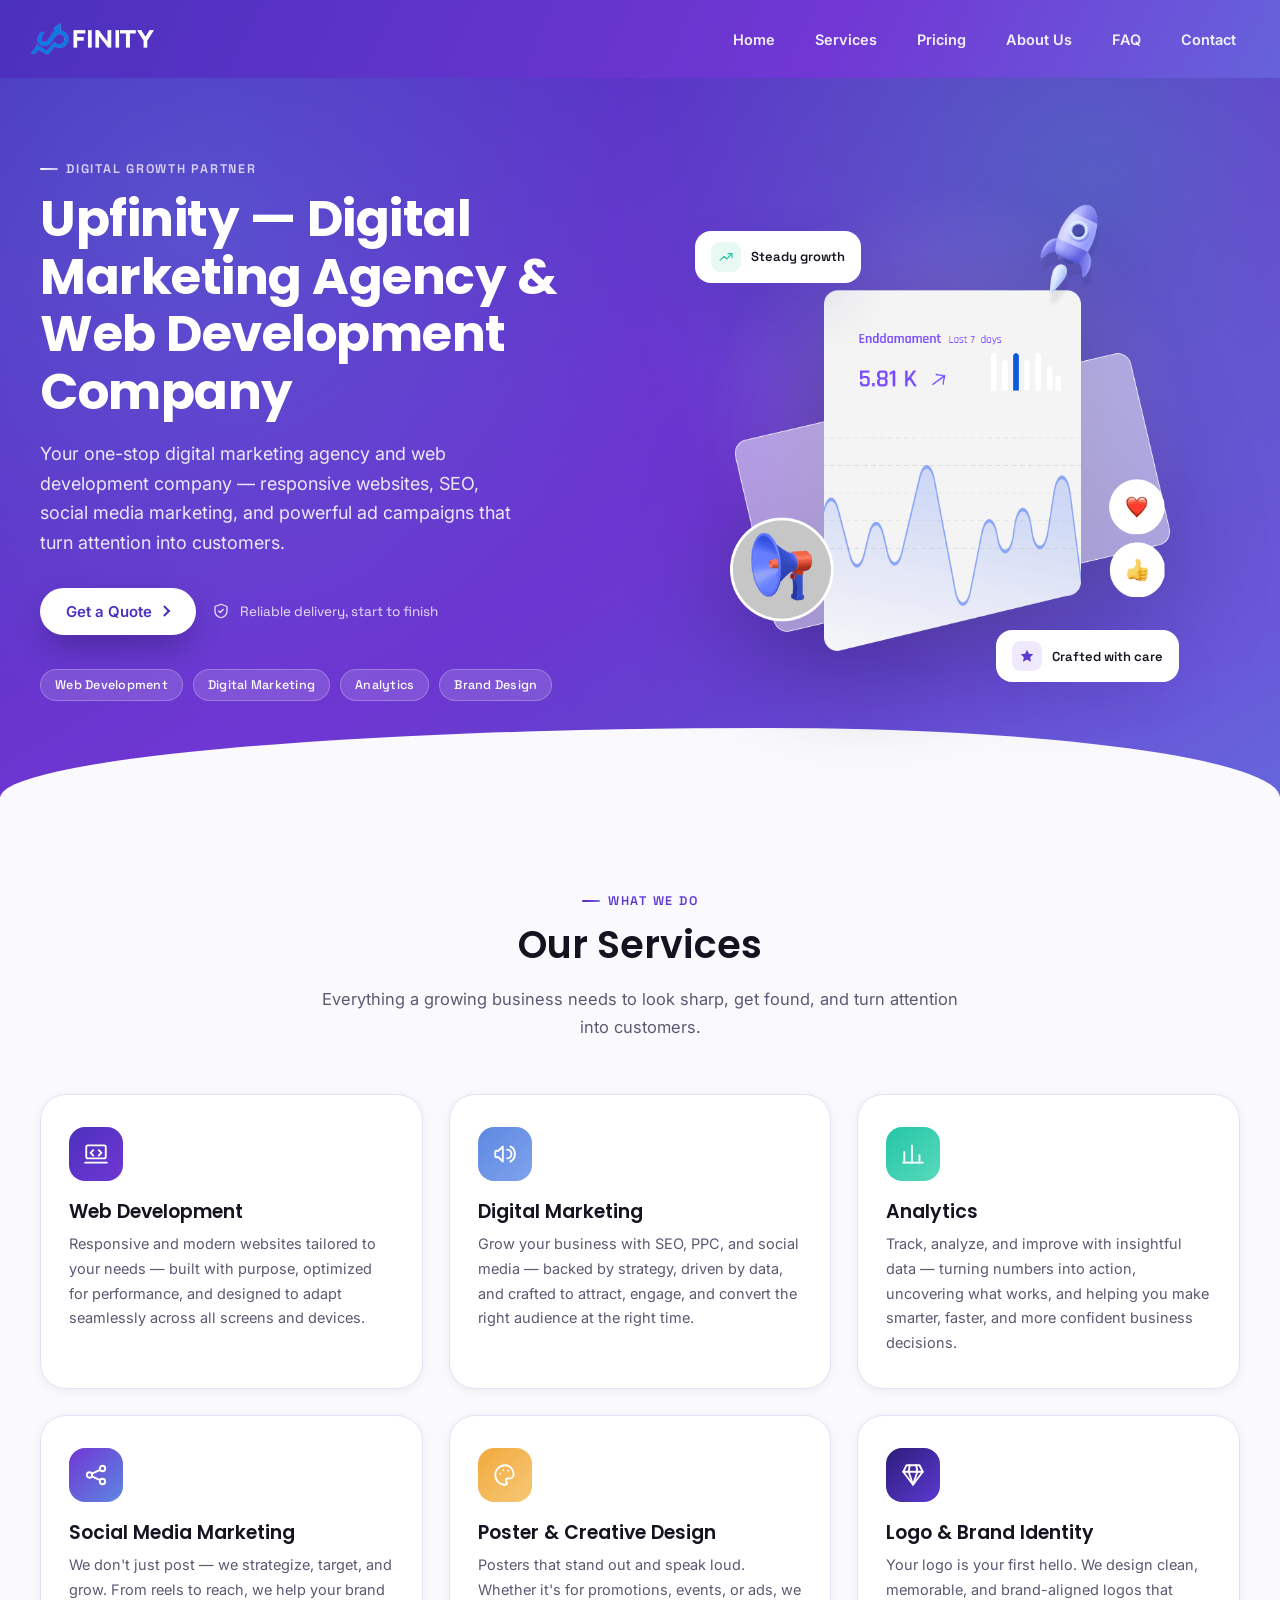
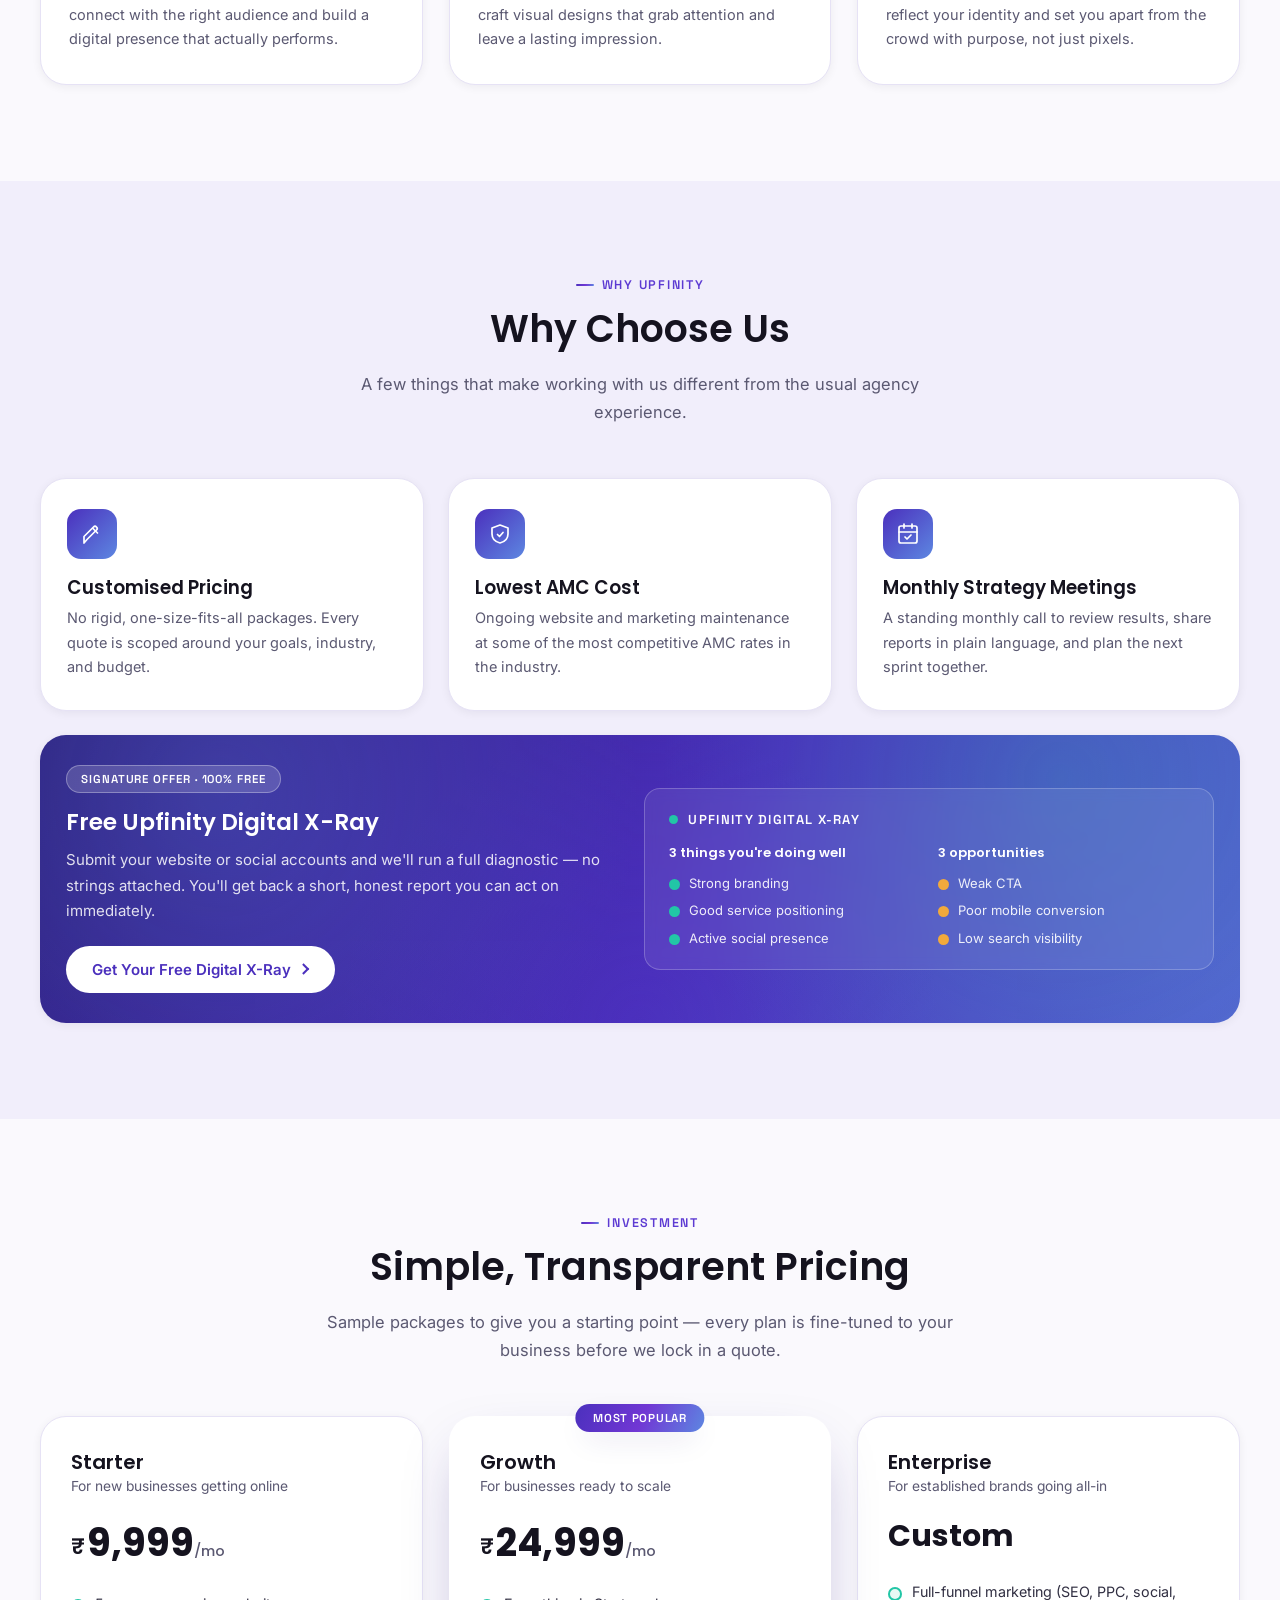
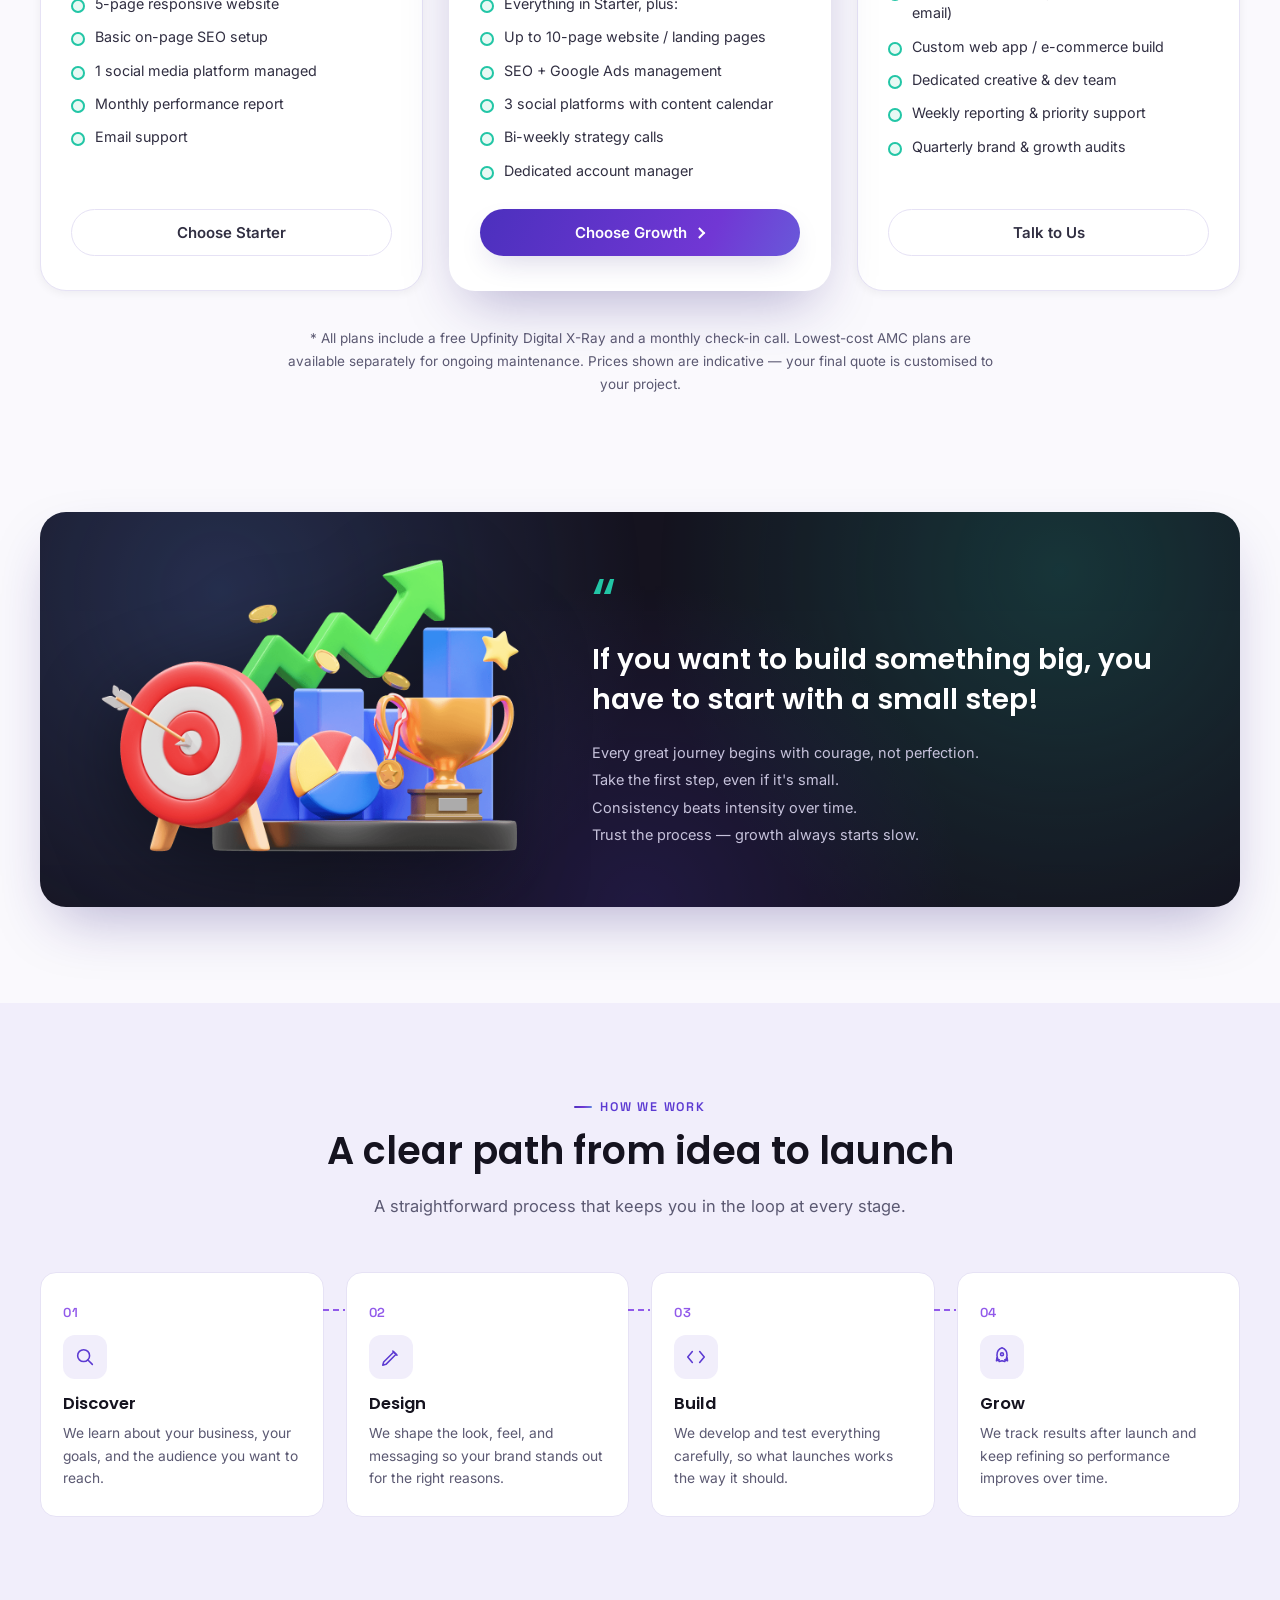
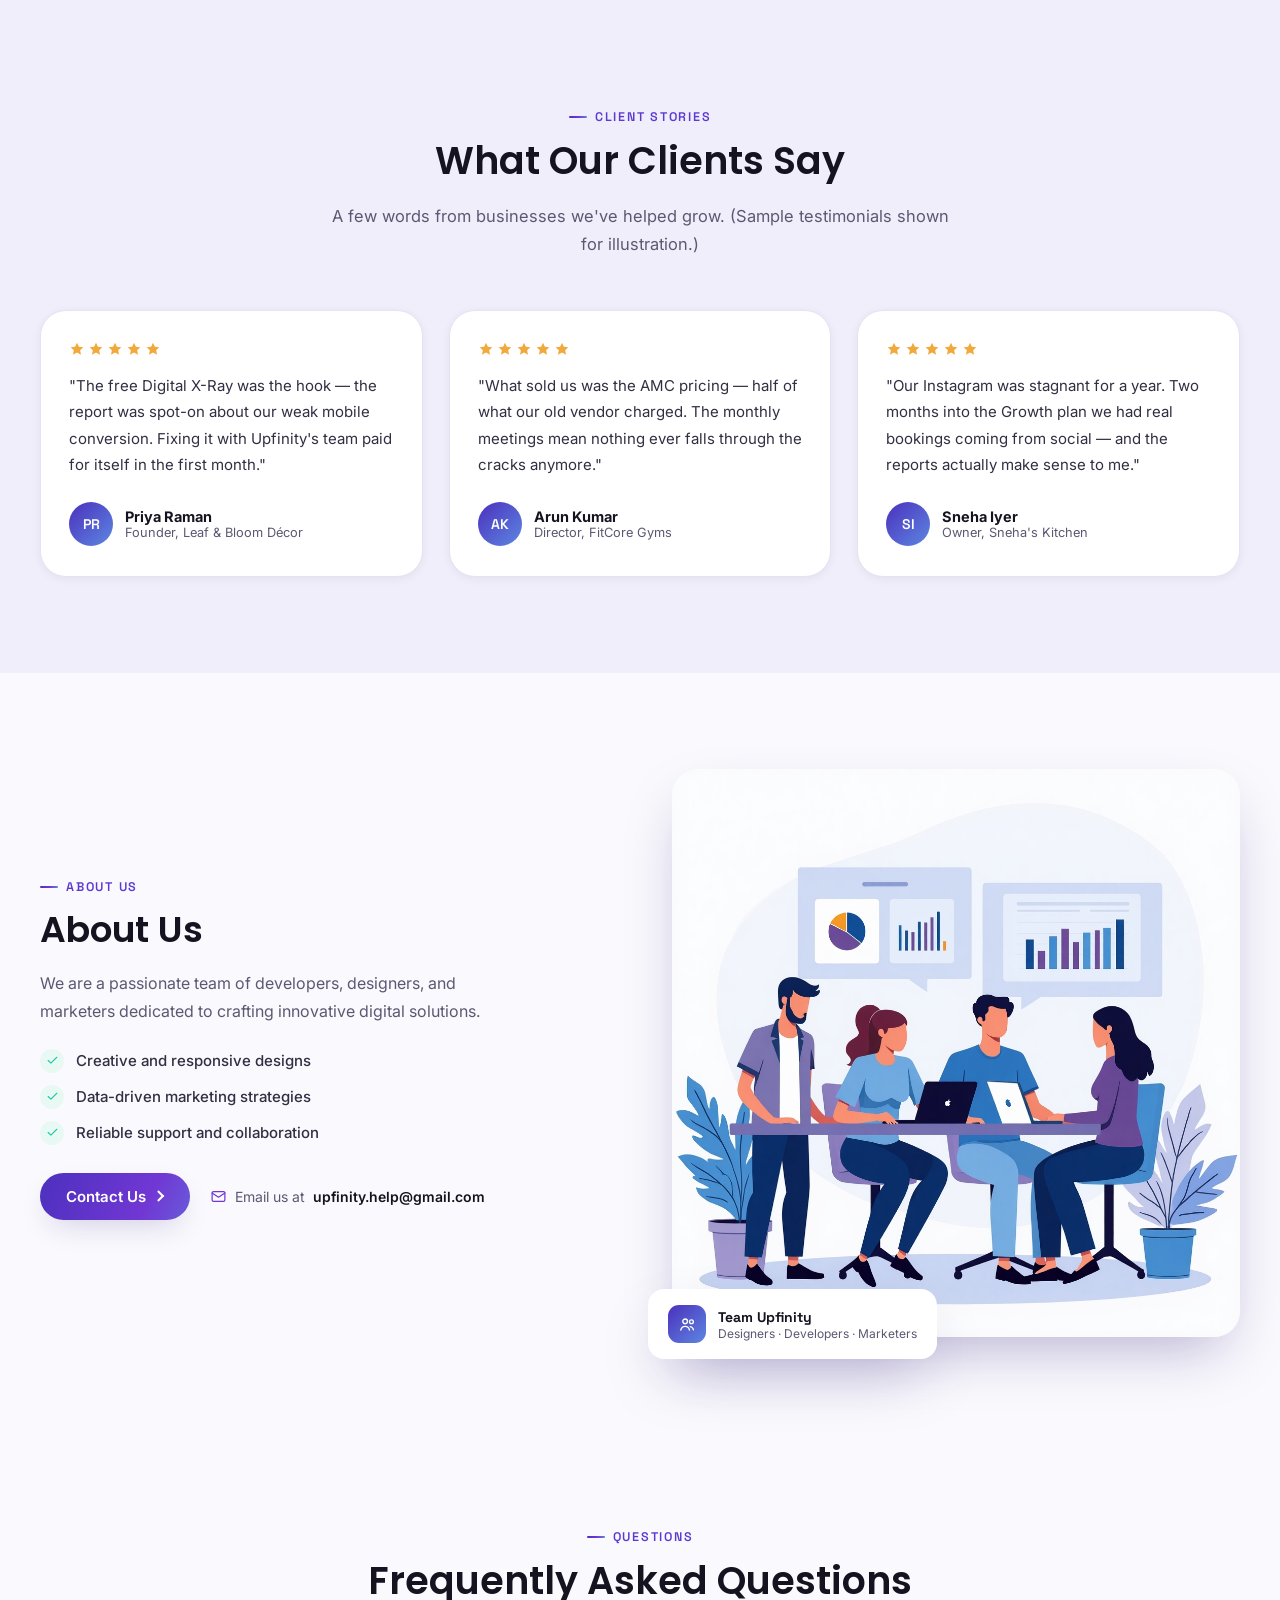
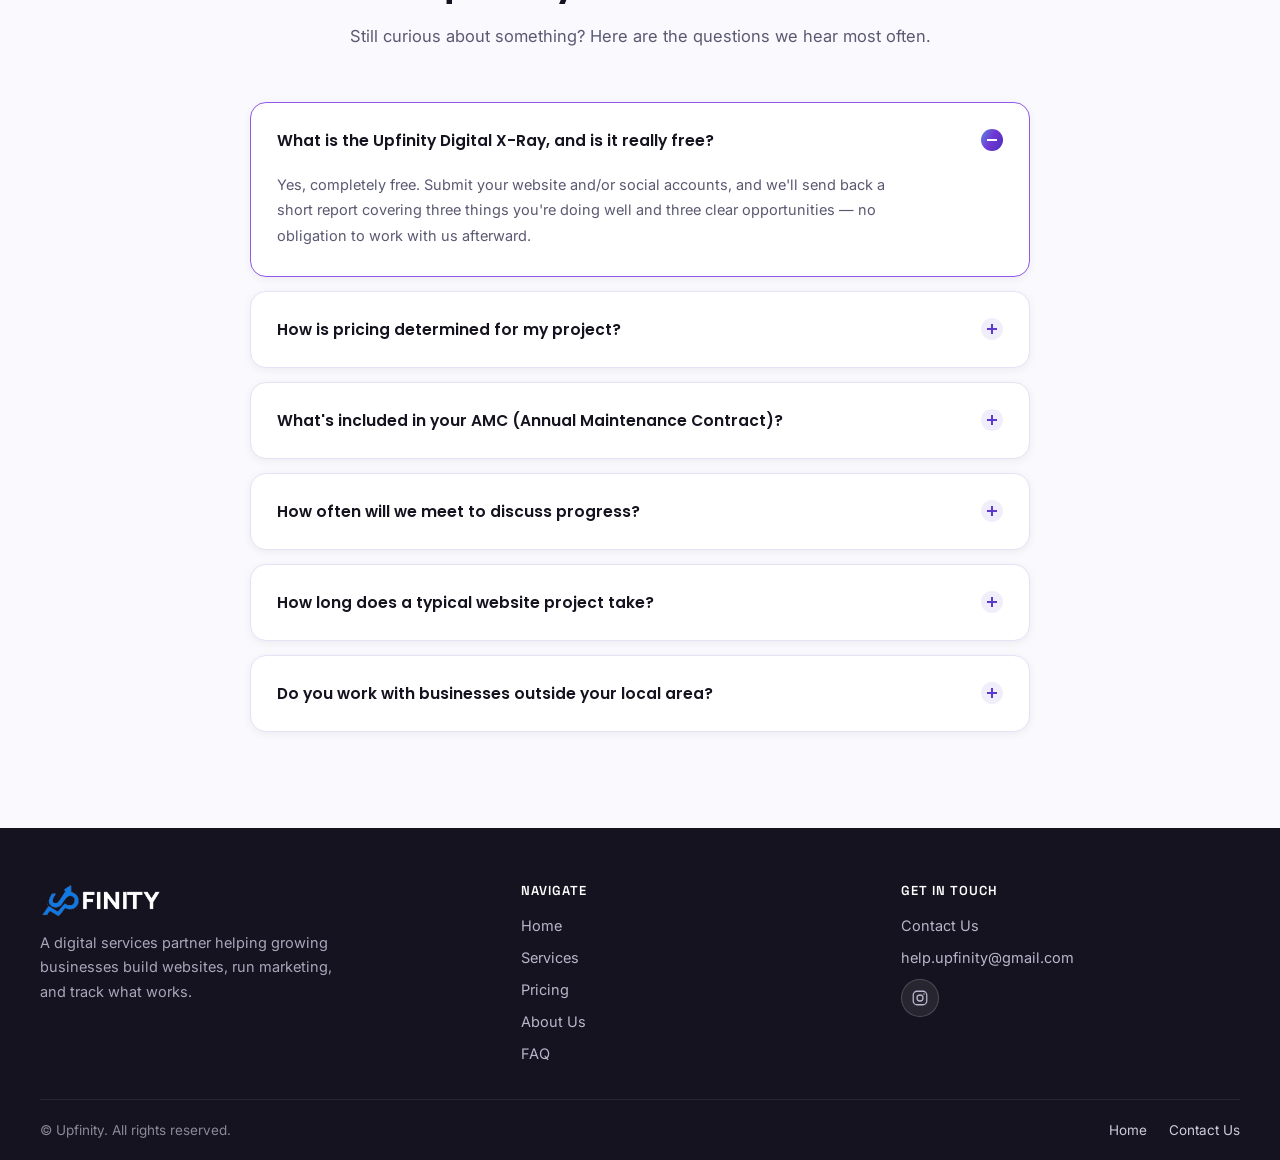
<file: index.html>
<!DOCTYPE html>
<html lang="en">

<head>
  <meta charset="UTF-8" />
  <meta name="viewport" content="width=device-width, initial-scale=1.0" />
  <title>Upfinity | Digital Marketing Agency &amp; Web Development Company in India</title>
  <meta name="description" content="Upfinity is a digital marketing agency and web development company in India offering affordable website design, SEO services, social media marketing, and brand design — plus a free Digital X-Ray audit and the lowest AMC costs." />
  <meta name="keywords" content="digital marketing agency, digital marketing agency in India, web development company, website design company, affordable digital marketing agency, SEO services, SEO company India, social media marketing agency, PPC management, Google Ads agency, brand identity design, logo design company, poster and creative design, small business website design, website AMC services, annual maintenance contract website, free website audit, free digital marketing consultation, ecommerce website development, responsive website design, digital growth partner, Upfinity" />
  <meta name="author" content="Upfinity" />
  <meta name="robots" content="index, follow" />
  <meta name="theme-color" content="#4b30bd" />
  <link rel="canonical" href="https://upfinityteam.netlify.app/" />

  <!-- Open Graph / Facebook -->
  <meta property="og:type" content="website" />
  <meta property="og:site_name" content="Upfinity" />
  <meta property="og:url" content="https://upfinityteam.netlify.app/" />
  <meta property="og:title" content="Upfinity | Digital Marketing Agency &amp; Web Development Company in India" />
  <meta property="og:description" content="Websites, SEO, social media marketing, and brand design for growing businesses — with customised pricing, the lowest AMC costs, and a free Upfinity Digital X-Ray audit." />
  <meta property="og:image" content="https://upfinityteam.netlify.app/images/banner-img.png" />
  <meta property="og:locale" content="en_IN" />

  <!-- Twitter -->
  <meta name="twitter:card" content="summary_large_image" />
  <meta name="twitter:title" content="Upfinity | Digital Marketing Agency &amp; Web Development Company in India" />
  <meta name="twitter:description" content="Websites, SEO, social media marketing, and brand design for growing businesses — with customised pricing, the lowest AMC costs, and a free Upfinity Digital X-Ray audit." />
  <meta name="twitter:image" content="https://upfinityteam.netlify.app/images/banner-img.png" />

  <link rel="preconnect" href="https://fonts.googleapis.com">
  <link rel="preconnect" href="https://fonts.gstatic.com" crossorigin>
  <link href="https://fonts.googleapis.com/css2?family=Poppins:wght@500;600;700&family=Inter:wght@400;500;600&family=Space+Grotesk:wght@500;600&display=swap" rel="stylesheet" />

  <meta name="google-site-verification" content="zGKFohdqvRFNRofu0ISGQBfFSiE4Owdv5dqC4ue8T4s" />

  <link rel="stylesheet" href="css/theme.css" />
  <link rel="stylesheet" href="css/style.css" />
  <link rel="icon" type="image/png" href="favicon.png">

  <script type="application/ld+json">
  {
    "@context": "https://schema.org",
    "@type": "ProfessionalService",
    "name": "Upfinity",
    "url": "https://upfinityteam.netlify.app/",
    "logo": "https://upfinityteam.netlify.app/logo.png",
    "image": "https://upfinityteam.netlify.app/images/banner-img.png",
    "description": "Upfinity is a digital marketing agency and web development company in India offering website design, SEO, social media marketing, analytics, and brand design.",
    "priceRange": "₹₹",
    "email": "upfinity.team@gmail.com",
    "areaServed": "IN",
    "sameAs": [],
    "makesOffer": [
      { "@type": "Offer", "name": "Web Development" },
      { "@type": "Offer", "name": "Digital Marketing" },
      { "@type": "Offer", "name": "SEO Services" },
      { "@type": "Offer", "name": "Social Media Marketing" },
      { "@type": "Offer", "name": "Poster & Creative Design" },
      { "@type": "Offer", "name": "Logo & Brand Identity" }
    ]
  }
  </script>

  <script type="application/ld+json">
  {
    "@context": "https://schema.org",
    "@type": "FAQPage",
    "mainEntity": [
      {
        "@type": "Question",
        "name": "What is the Upfinity Digital X-Ray, and is it really free?",
        "acceptedAnswer": {
          "@type": "Answer",
          "text": "Yes, completely free. Submit your website and/or social accounts, and we'll send back a short report covering three things you're doing well and three clear opportunities — no obligation to work with us afterward."
        }
      },
      {
        "@type": "Question",
        "name": "How is pricing determined for my project?",
        "acceptedAnswer": {
          "@type": "Answer",
          "text": "The pricing cards on this page are sample packages to give you a sense of scale. Every real quote is customised — we scope the work around your goals, current setup, and budget before we finalise a number."
        }
      },
      {
        "@type": "Question",
        "name": "What's included in your AMC (Annual Maintenance Contract)?",
        "acceptedAnswer": {
          "@type": "Answer",
          "text": "Website updates, security and uptime monitoring, hosting support, and small content changes throughout the year — at some of the lowest AMC rates in the industry."
        }
      },
      {
        "@type": "Question",
        "name": "How often will we meet to discuss progress?",
        "acceptedAnswer": {
          "@type": "Answer",
          "text": "Every client gets a standing monthly meeting where we walk through results in plain language and agree on priorities for the month ahead. Growth and Enterprise plans get more frequent check-ins."
        }
      },
      {
        "@type": "Question",
        "name": "How long does a typical website project take?",
        "acceptedAnswer": {
          "@type": "Answer",
          "text": "A standard 5–10 page website usually takes 2–4 weeks from kickoff to launch, depending on how much content and feedback we're waiting on from your side."
        }
      },
      {
        "@type": "Question",
        "name": "Do you work with businesses outside your local area?",
        "acceptedAnswer": {
          "@type": "Answer",
          "text": "Absolutely — most of our collaboration happens over calls and email, so location isn't a barrier. We're happy to work with businesses anywhere."
        }
      }
    ]
  }
  </script>
</head>

<body class="js-off">

  <header>
    <div class="header-inner">
      <a href="index.html" class="brand-link"><img src="images/name.png" alt="Upfinity" class="up-name"></a>

      <nav id="site-nav">
        <ul class="nav-links">
          <li><a href="https://upfinityteam.netlify.app/">Home</a></li>
          <li><a href="#services">Services</a></li>
          <li><a href="#pricing">Pricing</a></li>
          <li><a href="#about">About Us</a></li>
          <li><a href="#faq">FAQ</a></li>
          <li><a href="contact.html">Contact</a></li>
        </ul>
      </nav>

      <button class="nav-toggle" type="button" aria-label="Toggle menu" aria-controls="site-nav" aria-expanded="false">
        <svg class="icon-menu" viewBox="0 0 24 24" fill="none" stroke="currentColor" stroke-width="1.8" stroke-linecap="round"><line x1="3" y1="6" x2="21" y2="6"/><line x1="3" y1="12" x2="21" y2="12"/><line x1="3" y1="18" x2="21" y2="18"/></svg>
        <svg class="icon-close" viewBox="0 0 24 24" fill="none" stroke="currentColor" stroke-width="1.8" stroke-linecap="round"><line x1="5" y1="5" x2="19" y2="19"/><line x1="19" y1="5" x2="5" y2="19"/></svg>
      </button>
    </div>
  </header>

  <section class="hero" id="hero">
    <div class="container">
      <div class="hero-text" data-reveal>
        <span class="eyebrow on-dark">Digital growth partner</span>
        <h2>Upfinity — Digital Marketing Agency &amp; Web Development Company</h2>
        <p>Your one-stop digital marketing agency and web development company — responsive websites, SEO, social media marketing, and powerful ad campaigns that turn attention into customers.</p>

        <div class="hero-cta-row">
          <a href="contact.html" class="btn-about">Get a Quote</a>
          <span class="hero-note">
            <svg viewBox="0 0 24 24" fill="none" stroke="currentColor" stroke-width="1.7" stroke-linecap="round" stroke-linejoin="round"><path d="M12 3 4 6v6c0 4.5 3 7.7 8 9 5-1.3 8-4.5 8-9V6l-8-3Z"/><path d="m9 12 2 2 4-4"/></svg>
            Reliable delivery, start to finish
          </span>
        </div>

        <div class="capability-strip">
          <span>Web Development</span>
          <span>Digital Marketing</span>
          <span>Analytics</span>
          <span>Brand Design</span>
        </div>
      </div>

      <div class="hero-art" data-reveal="scale">
        <div class="hero-art-frame">
          <div class="hero-glow" aria-hidden="true"></div>
          <img src="images/banner-img.png" alt="Upfinity growth analytics dashboard">

          <div class="float-chip chip-a" aria-hidden="true">
            <span class="chip-ic">
              <svg viewBox="0 0 24 24" fill="none" stroke="currentColor" stroke-width="1.7" stroke-linecap="round" stroke-linejoin="round"><path d="M3 17l6-6 4 4 8-8"/><path d="M15 7h6v6"/></svg>
            </span>
            Steady growth
          </div>
          <div class="float-chip chip-b" aria-hidden="true">
            <span class="chip-ic">
              <svg viewBox="0 0 24 24" fill="currentColor" stroke="none"><path d="M12 2.5 14.8 8.6 21.5 9.5 16.7 14 18 20.7 12 17.3 6 20.7 7.3 14 2.5 9.5 9.2 8.6 12 2.5Z"/></svg>
            </span>
            Crafted with care
          </div>
        </div>
      </div>
    </div>
  </section>

  <section class="section" id="services">
    <div class="container">
      <div class="section-head" data-reveal>
        <span class="eyebrow" style="justify-content:center;display:flex;">What we do</span>
        <h2>Our Services</h2>
        <p>Everything a growing business needs to look sharp, get found, and turn attention into customers.</p>
      </div>

      <div class="features">
        <div class="card" data-reveal>
          <div class="card-icon">
            <svg viewBox="0 0 24 24" fill="none" stroke="currentColor" stroke-width="1.7" stroke-linecap="round" stroke-linejoin="round"><rect x="3" y="4" width="18" height="12" rx="1.5"/><path d="M2 20h20"/><path d="M9.5 8.5 7 11l2.5 2.5"/><path d="M14.5 8.5 17 11l-2.5 2.5"/></svg>
          </div>
          <h3>Web Development</h3>
          <p>Responsive and modern websites tailored to your needs — built with purpose, optimized for performance, and designed to adapt seamlessly across all screens and devices.</p>
        </div>

        <div class="card" data-reveal>
          <div class="card-icon">
            <svg viewBox="0 0 24 24" fill="none" stroke="currentColor" stroke-width="1.7" stroke-linecap="round" stroke-linejoin="round"><path d="M3 10v4a1 1 0 0 0 1 1h2l4 4V5L6 9H4a1 1 0 0 0-1 1Z"/><path d="M14 8a4 4 0 0 1 0 8"/><path d="M17 5a8 8 0 0 1 0 14"/></svg>
          </div>
          <h3>Digital Marketing</h3>
          <p>Grow your business with SEO, PPC, and social media — backed by strategy, driven by data, and crafted to attract, engage, and convert the right audience at the right time.</p>
        </div>

        <div class="card" data-reveal>
          <div class="card-icon">
            <svg viewBox="0 0 24 24" fill="none" stroke="currentColor" stroke-width="1.7" stroke-linecap="round" stroke-linejoin="round"><path d="M4 20V10"/><path d="M11 20V4"/><path d="M18 20v-7"/><path d="M3 20h18"/></svg>
          </div>
          <h3>Analytics</h3>
          <p>Track, analyze, and improve with insightful data — turning numbers into action, uncovering what works, and helping you make smarter, faster, and more confident business decisions.</p>
        </div>

        <div class="card" data-reveal>
          <div class="card-icon">
            <svg viewBox="0 0 24 24" fill="none" stroke="currentColor" stroke-width="1.7" stroke-linecap="round" stroke-linejoin="round"><circle cx="6" cy="12" r="2.5"/><circle cx="18" cy="6" r="2.5"/><circle cx="18" cy="18" r="2.5"/><path d="M8.2 10.8 15.8 7.2"/><path d="M8.2 13.2 15.8 16.8"/></svg>
          </div>
          <h3>Social Media Marketing</h3>
          <p>We don't just post — we strategize, target, and grow. From reels to reach, we help your brand connect with the right audience and build a digital presence that actually performs.</p>
        </div>

        <div class="card" data-reveal>
          <div class="card-icon">
            <svg viewBox="0 0 24 24" fill="none" stroke="currentColor" stroke-width="1.7" stroke-linecap="round" stroke-linejoin="round"><path d="M12 3a9 9 0 1 0 0 18c1.1 0 1.8-.9 1.8-1.8 0-.5-.2-.9-.5-1.2-.3-.3-.5-.7-.5-1.2 0-.9.7-1.6 1.6-1.6H16a4 4 0 0 0 4-4c0-4.4-3.6-8.2-8-8.2Z"/><path d="M7.5 11h.01M10.5 7.5h.01M15 8h.01"/></svg>
          </div>
          <h3>Poster &amp; Creative Design</h3>
          <p>Posters that stand out and speak loud. Whether it's for promotions, events, or ads, we craft visual designs that grab attention and leave a lasting impression.</p>
        </div>

        <div class="card" data-reveal>
          <div class="card-icon">
            <svg viewBox="0 0 24 24" fill="none" stroke="currentColor" stroke-width="1.7" stroke-linecap="round" stroke-linejoin="round"><path d="M6 3h12l3 6-9 12L3 9Z"/><path d="M3 9h18"/><path d="M9 3 8 9l4 12 4-12-1-6"/></svg>
          </div>
          <h3>Logo &amp; Brand Identity</h3>
          <p>Your logo is your first hello. We design clean, memorable, and brand-aligned logos that reflect your identity and set you apart from the crowd with purpose, not just pixels.</p>
        </div>
      </div>
    </div>
  </section>

  <section class="section" id="why-us">
    <div class="container">
      <div class="section-head" data-reveal>
        <span class="eyebrow" style="justify-content:center;display:flex;">Why Upfinity</span>
        <h2>Why Choose Us</h2>
        <p>A few things that make working with us different from the usual agency experience.</p>
      </div>

      <div class="why-grid">
        <div class="why-card" data-reveal>
          <div class="why-icon">
            <svg viewBox="0 0 24 24" fill="none" stroke="currentColor" stroke-width="1.7" stroke-linecap="round" stroke-linejoin="round"><path d="M4 21v-6.5L13.5 5a2.1 2.1 0 0 1 3 3L7 17.5 4 21Z"/><path d="M13 6.5 17.5 11"/></svg>
          </div>
          <h3>Customised Pricing</h3>
          <p>No rigid, one-size-fits-all packages. Every quote is scoped around your goals, industry, and budget.</p>
        </div>

        <div class="why-card" data-reveal>
          <div class="why-icon">
            <svg viewBox="0 0 24 24" fill="none" stroke="currentColor" stroke-width="1.7" stroke-linecap="round" stroke-linejoin="round"><path d="M12 3 4 6v6c0 4.5 3 7.7 8 9 5-1.3 8-4.5 8-9V6l-8-3Z"/><path d="M9.5 12.5 11.5 14.5 15 10.5"/></svg>
          </div>
          <h3>Lowest AMC Cost</h3>
          <p>Ongoing website and marketing maintenance at some of the most competitive AMC rates in the industry.</p>
        </div>

        <div class="why-card" data-reveal>
          <div class="why-icon">
            <svg viewBox="0 0 24 24" fill="none" stroke="currentColor" stroke-width="1.7" stroke-linecap="round" stroke-linejoin="round"><rect x="3" y="4" width="18" height="17" rx="2"/><path d="M8 2v4M16 2v4M3 10h18"/><path d="m9 15 2 2 4-4"/></svg>
          </div>
          <h3>Monthly Strategy Meetings</h3>
          <p>A standing monthly call to review results, share reports in plain language, and plan the next sprint together.</p>
        </div>

        <div class="why-card why-card-featured" data-reveal>
          <div class="xray-copy">
            <span class="xray-badge">Signature offer · 100% free</span>
            <h3>Free Upfinity Digital X-Ray</h3>
            <p>Submit your website or social accounts and we'll run a full diagnostic — no strings attached. You'll get back a short, honest report you can act on immediately.</p>
            <a href="contact.html" class="btn-about">Get Your Free Digital X-Ray</a>
          </div>

          <div class="xray-report" aria-hidden="true">
            <div class="xray-report-head">
              <span class="xray-report-dot"></span>
              <span>UPFINITY DIGITAL X-RAY</span>
            </div>
            <div class="xray-report-cols">
              <div class="xray-col xray-col-good">
                <h4>3 things you're doing well</h4>
                <ul>
                  <li>Strong branding</li>
                  <li>Good service positioning</li>
                  <li>Active social presence</li>
                </ul>
              </div>
              <div class="xray-col xray-col-opp">
                <h4>3 opportunities</h4>
                <ul>
                  <li>Weak CTA</li>
                  <li>Poor mobile conversion</li>
                  <li>Low search visibility</li>
                </ul>
              </div>
            </div>
          </div>
        </div>
      </div>
    </div>
  </section>

  <section class="section" id="pricing">
    <div class="container">
      <div class="section-head" data-reveal>
        <span class="eyebrow" style="justify-content:center;display:flex;">Investment</span>
        <h2>Simple, Transparent Pricing</h2>
        <p>Sample packages to give you a starting point — every plan is fine-tuned to your business before we lock in a quote.</p>
      </div>

      <div class="pricing-grid">
        <div class="price-card" data-reveal>
          <h3>Starter</h3>
          <p class="price-tagline">For new businesses getting online</p>
          <div class="price-amount"><span class="price-currency">₹</span>9,999<span class="price-period">/mo</span></div>
          <ul class="price-features">
            <li>5-page responsive website</li>
            <li>Basic on-page SEO setup</li>
            <li>1 social media platform managed</li>
            <li>Monthly performance report</li>
            <li>Email support</li>
          </ul>
          <a href="contact.html" class="btn-ghost price-cta">Choose Starter</a>
        </div>

        <div class="price-card price-card-popular" data-reveal>
          <span class="price-badge">Most Popular</span>
          <h3>Growth</h3>
          <p class="price-tagline">For businesses ready to scale</p>
          <div class="price-amount"><span class="price-currency">₹</span>24,999<span class="price-period">/mo</span></div>
          <ul class="price-features">
            <li>Everything in Starter, plus:</li>
            <li>Up to 10-page website / landing pages</li>
            <li>SEO + Google Ads management</li>
            <li>3 social platforms with content calendar</li>
            <li>Bi-weekly strategy calls</li>
            <li>Dedicated account manager</li>
          </ul>
          <a href="contact.html" class="btn-about price-cta">Choose Growth</a>
        </div>

        <div class="price-card" data-reveal>
          <h3>Enterprise</h3>
          <p class="price-tagline">For established brands going all-in</p>
          <div class="price-amount price-amount-custom">Custom</div>
          <ul class="price-features">
            <li>Full-funnel marketing (SEO, PPC, social, email)</li>
            <li>Custom web app / e-commerce build</li>
            <li>Dedicated creative &amp; dev team</li>
            <li>Weekly reporting &amp; priority support</li>
            <li>Quarterly brand &amp; growth audits</li>
          </ul>
          <a href="contact.html" class="btn-ghost price-cta">Talk to Us</a>
        </div>
      </div>

      <p class="price-note">* All plans include a free Upfinity Digital X-Ray and a monthly check-in call. Lowest-cost AMC plans are available separately for ongoing maintenance. Prices shown are indicative — your final quote is customised to your project.</p>
    </div>
  </section>

  <section class="growth-panel">
    <div class="container">
      <div class="growth-card" data-reveal>
        <div class="growth-media">
          <img src="images/grow.png" alt="Illustration representing business growth and achievement">
        </div>
        <div class="growth-copy">
          <span class="quote-mark" aria-hidden="true">&ldquo;</span>
          <h3>If you want to build something big, you have to start with a small step!</h3>
          <p>
            Every great journey begins with courage, not perfection.<br>
            Take the first step, even if it's small.<br>
            Consistency beats intensity over time.<br>
            Trust the process — growth always starts slow.
          </p>
        </div>
      </div>
    </div>
  </section>

  <section class="section" id="process">
    <div class="container">
      <div class="section-head" data-reveal>
        <span class="eyebrow" style="justify-content:center;display:flex;">How we work</span>
        <h2>A clear path from idea to launch</h2>
        <p>A straightforward process that keeps you in the loop at every stage.</p>
      </div>

      <div class="process-grid">
        <div class="process-step" data-reveal>
          <span class="step-num">01</span>
          <div class="step-icon">
            <svg viewBox="0 0 24 24" fill="none" stroke="currentColor" stroke-width="1.7" stroke-linecap="round" stroke-linejoin="round"><circle cx="10.5" cy="10.5" r="6.5"/><line x1="20" y1="20" x2="15.2" y2="15.2"/></svg>
          </div>
          <h3>Discover</h3>
          <p>We learn about your business, your goals, and the audience you want to reach.</p>
        </div>

        <div class="process-step" data-reveal>
          <span class="step-num">02</span>
          <div class="step-icon">
            <svg viewBox="0 0 24 24" fill="none" stroke="currentColor" stroke-width="1.7" stroke-linecap="round" stroke-linejoin="round"><path d="M3 21l3.5-1 11-11-2.5-2.5-11 11L3 21Z"/><path d="M14 5.5 18.5 10"/></svg>
          </div>
          <h3>Design</h3>
          <p>We shape the look, feel, and messaging so your brand stands out for the right reasons.</p>
        </div>

        <div class="process-step" data-reveal>
          <span class="step-num">03</span>
          <div class="step-icon">
            <svg viewBox="0 0 24 24" fill="none" stroke="currentColor" stroke-width="1.7" stroke-linecap="round" stroke-linejoin="round"><polyline points="8 6 3 12 8 18"/><polyline points="16 6 21 12 16 18"/></svg>
          </div>
          <h3>Build</h3>
          <p>We develop and test everything carefully, so what launches works the way it should.</p>
        </div>

        <div class="process-step" data-reveal>
          <span class="step-num">04</span>
          <div class="step-icon">
            <svg viewBox="0 0 24 24" fill="none" stroke="currentColor" stroke-width="1.7" stroke-linecap="round" stroke-linejoin="round"><path d="M12 2c3 1 5.5 4 5.5 8 0 3-1.5 5.5-2.5 7l-3-1-3 1c-1-1.5-2.5-4-2.5-7 0-4 2.5-7 5.5-8Z"/><path d="M9 15l-3 1 .5-3.2"/><path d="M15 15l3 1-.5-3.2"/><circle cx="12" cy="9" r="1.6"/></svg>
          </div>
          <h3>Grow</h3>
          <p>We track results after launch and keep refining so performance improves over time.</p>
        </div>
      </div>
    </div>
  </section>

  <section class="section" id="testimonials">
    <div class="container">
      <div class="section-head" data-reveal>
        <span class="eyebrow" style="justify-content:center;display:flex;">Client stories</span>
        <h2>What Our Clients Say</h2>
        <p>A few words from businesses we've helped grow. (Sample testimonials shown for illustration.)</p>
      </div>

      <div class="testimonial-grid">
        <div class="testimonial-card" data-reveal>
          <div class="testimonial-stars" aria-label="5 out of 5 stars">
            <svg viewBox="0 0 24 24" fill="currentColor"><path d="M12 2.5 14.8 8.6 21.5 9.5 16.7 14 18 20.7 12 17.3 6 20.7 7.3 14 2.5 9.5 9.2 8.6 12 2.5Z"/></svg>
            <svg viewBox="0 0 24 24" fill="currentColor"><path d="M12 2.5 14.8 8.6 21.5 9.5 16.7 14 18 20.7 12 17.3 6 20.7 7.3 14 2.5 9.5 9.2 8.6 12 2.5Z"/></svg>
            <svg viewBox="0 0 24 24" fill="currentColor"><path d="M12 2.5 14.8 8.6 21.5 9.5 16.7 14 18 20.7 12 17.3 6 20.7 7.3 14 2.5 9.5 9.2 8.6 12 2.5Z"/></svg>
            <svg viewBox="0 0 24 24" fill="currentColor"><path d="M12 2.5 14.8 8.6 21.5 9.5 16.7 14 18 20.7 12 17.3 6 20.7 7.3 14 2.5 9.5 9.2 8.6 12 2.5Z"/></svg>
            <svg viewBox="0 0 24 24" fill="currentColor"><path d="M12 2.5 14.8 8.6 21.5 9.5 16.7 14 18 20.7 12 17.3 6 20.7 7.3 14 2.5 9.5 9.2 8.6 12 2.5Z"/></svg>
          </div>
          <p class="testimonial-quote">"The free Digital X-Ray was the hook — the report was spot-on about our weak mobile conversion. Fixing it with Upfinity's team paid for itself in the first month."</p>
          <div class="testimonial-person">
            <span class="testimonial-avatar">PR</span>
            <span>
              <strong>Priya Raman</strong>
              <span>Founder, Leaf &amp; Bloom Décor</span>
            </span>
          </div>
        </div>

        <div class="testimonial-card" data-reveal>
          <div class="testimonial-stars" aria-label="5 out of 5 stars">
            <svg viewBox="0 0 24 24" fill="currentColor"><path d="M12 2.5 14.8 8.6 21.5 9.5 16.7 14 18 20.7 12 17.3 6 20.7 7.3 14 2.5 9.5 9.2 8.6 12 2.5Z"/></svg>
            <svg viewBox="0 0 24 24" fill="currentColor"><path d="M12 2.5 14.8 8.6 21.5 9.5 16.7 14 18 20.7 12 17.3 6 20.7 7.3 14 2.5 9.5 9.2 8.6 12 2.5Z"/></svg>
            <svg viewBox="0 0 24 24" fill="currentColor"><path d="M12 2.5 14.8 8.6 21.5 9.5 16.7 14 18 20.7 12 17.3 6 20.7 7.3 14 2.5 9.5 9.2 8.6 12 2.5Z"/></svg>
            <svg viewBox="0 0 24 24" fill="currentColor"><path d="M12 2.5 14.8 8.6 21.5 9.5 16.7 14 18 20.7 12 17.3 6 20.7 7.3 14 2.5 9.5 9.2 8.6 12 2.5Z"/></svg>
            <svg viewBox="0 0 24 24" fill="currentColor"><path d="M12 2.5 14.8 8.6 21.5 9.5 16.7 14 18 20.7 12 17.3 6 20.7 7.3 14 2.5 9.5 9.2 8.6 12 2.5Z"/></svg>
          </div>
          <p class="testimonial-quote">"What sold us was the AMC pricing — half of what our old vendor charged. The monthly meetings mean nothing ever falls through the cracks anymore."</p>
          <div class="testimonial-person">
            <span class="testimonial-avatar">AK</span>
            <span>
              <strong>Arun Kumar</strong>
              <span>Director, FitCore Gyms</span>
            </span>
          </div>
        </div>

        <div class="testimonial-card" data-reveal>
          <div class="testimonial-stars" aria-label="5 out of 5 stars">
            <svg viewBox="0 0 24 24" fill="currentColor"><path d="M12 2.5 14.8 8.6 21.5 9.5 16.7 14 18 20.7 12 17.3 6 20.7 7.3 14 2.5 9.5 9.2 8.6 12 2.5Z"/></svg>
            <svg viewBox="0 0 24 24" fill="currentColor"><path d="M12 2.5 14.8 8.6 21.5 9.5 16.7 14 18 20.7 12 17.3 6 20.7 7.3 14 2.5 9.5 9.2 8.6 12 2.5Z"/></svg>
            <svg viewBox="0 0 24 24" fill="currentColor"><path d="M12 2.5 14.8 8.6 21.5 9.5 16.7 14 18 20.7 12 17.3 6 20.7 7.3 14 2.5 9.5 9.2 8.6 12 2.5Z"/></svg>
            <svg viewBox="0 0 24 24" fill="currentColor"><path d="M12 2.5 14.8 8.6 21.5 9.5 16.7 14 18 20.7 12 17.3 6 20.7 7.3 14 2.5 9.5 9.2 8.6 12 2.5Z"/></svg>
            <svg viewBox="0 0 24 24" fill="currentColor"><path d="M12 2.5 14.8 8.6 21.5 9.5 16.7 14 18 20.7 12 17.3 6 20.7 7.3 14 2.5 9.5 9.2 8.6 12 2.5Z"/></svg>
          </div>
          <p class="testimonial-quote">"Our Instagram was stagnant for a year. Two months into the Growth plan we had real bookings coming from social — and the reports actually make sense to me."</p>
          <div class="testimonial-person">
            <span class="testimonial-avatar">SI</span>
            <span>
              <strong>Sneha Iyer</strong>
              <span>Owner, Sneha's Kitchen</span>
            </span>
          </div>
        </div>
      </div>
    </div>
  </section>

  <section class="section" id="about">
    <div class="container">
      <div class="about-container">
        <div class="about-text" data-reveal>
          <span class="eyebrow">About us</span>
          <h2>About Us</h2>
          <p>
            We are a passionate team of developers, designers, and marketers dedicated to crafting innovative digital solutions.
          </p>
          <ul class="about-list">
            <li><span class="li-check"><svg viewBox="0 0 24 24" fill="none" stroke="currentColor" stroke-width="2" stroke-linecap="round" stroke-linejoin="round"><polyline points="20 6 9 17 4 12"/></svg></span>Creative and responsive designs</li>
            <li><span class="li-check"><svg viewBox="0 0 24 24" fill="none" stroke="currentColor" stroke-width="2" stroke-linecap="round" stroke-linejoin="round"><polyline points="20 6 9 17 4 12"/></svg></span>Data-driven marketing strategies</li>
            <li><span class="li-check"><svg viewBox="0 0 24 24" fill="none" stroke="currentColor" stroke-width="2" stroke-linecap="round" stroke-linejoin="round"><polyline points="20 6 9 17 4 12"/></svg></span>Reliable support and collaboration</li>
          </ul>

          <div class="about-actions">
            <a href="contact.html" class="btn-about">Contact Us</a>
            <span class="about-email">
              <svg viewBox="0 0 24 24" fill="none" stroke="currentColor" stroke-width="1.7" stroke-linecap="round" stroke-linejoin="round"><rect x="3" y="5" width="18" height="14" rx="2"/><path d="m3 7 9 6 9-6"/></svg>
              Email us at <strong>upfinity.help@gmail.com</strong>
            </span>
          </div>
        </div>

        <div class="about-image" data-reveal="scale">
          <div class="about-image-frame">
            <img src="images/about-us.jpg" alt="The Upfinity team collaborating around a shared table">
          </div>
          <div class="about-badge">
            <span class="badge-ic">
              <svg viewBox="0 0 24 24" fill="none" stroke="currentColor" stroke-width="1.7" stroke-linecap="round" stroke-linejoin="round"><circle cx="9" cy="8" r="3"/><path d="M3.5 19c.8-3 3-4.6 5.5-4.6s4.7 1.6 5.5 4.6"/><circle cx="17" cy="8.5" r="2.4"/><path d="M15.5 14.6c1.9.3 3.4 1.7 4 4"/></svg>
            </span>
            <span>
              <strong>Team Upfinity</strong>
              <span>Designers · Developers · Marketers</span>
            </span>
          </div>
        </div>
      </div>
    </div>
  </section>

  <section class="section" id="faq">
    <div class="container">
      <div class="section-head" data-reveal>
        <span class="eyebrow" style="justify-content:center;display:flex;">Questions</span>
        <h2>Frequently Asked Questions</h2>
        <p>Still curious about something? Here are the questions we hear most often.</p>
      </div>

      <div class="faq-list" data-reveal>
        <details class="faq-item" open>
          <summary>
            <span>What is the Upfinity Digital X-Ray, and is it really free?</span>
            <span class="faq-toggle" aria-hidden="true"></span>
          </summary>
          <div class="faq-answer">
            <p>Yes, completely free. Submit your website and/or social accounts, and we'll send back a short report covering three things you're doing well and three clear opportunities — no obligation to work with us afterward.</p>
          </div>
        </details>

        <details class="faq-item">
          <summary>
            <span>How is pricing determined for my project?</span>
            <span class="faq-toggle" aria-hidden="true"></span>
          </summary>
          <div class="faq-answer">
            <p>The pricing cards on this page are sample packages to give you a sense of scale. Every real quote is customised — we scope the work around your goals, current setup, and budget before we finalise a number.</p>
          </div>
        </details>

        <details class="faq-item">
          <summary>
            <span>What's included in your AMC (Annual Maintenance Contract)?</span>
            <span class="faq-toggle" aria-hidden="true"></span>
          </summary>
          <div class="faq-answer">
            <p>Website updates, security and uptime monitoring, hosting support, and small content changes throughout the year — at some of the lowest AMC rates in the industry.</p>
          </div>
        </details>

        <details class="faq-item">
          <summary>
            <span>How often will we meet to discuss progress?</span>
            <span class="faq-toggle" aria-hidden="true"></span>
          </summary>
          <div class="faq-answer">
            <p>Every client gets a standing monthly meeting where we walk through results in plain language and agree on priorities for the month ahead. Growth and Enterprise plans get more frequent check-ins.</p>
          </div>
        </details>

        <details class="faq-item">
          <summary>
            <span>How long does a typical website project take?</span>
            <span class="faq-toggle" aria-hidden="true"></span>
          </summary>
          <div class="faq-answer">
            <p>A standard 5–10 page website usually takes 2–4 weeks from kickoff to launch, depending on how much content and feedback we're waiting on from your side.</p>
          </div>
        </details>

        <details class="faq-item">
          <summary>
            <span>Do you work with businesses outside your local area?</span>
            <span class="faq-toggle" aria-hidden="true"></span>
          </summary>
          <div class="faq-answer">
            <p>Absolutely — most of our collaboration happens over calls and email, so location isn't a barrier. We're happy to work with businesses anywhere.</p>
          </div>
        </details>
      </div>
    </div>
  </section>

  <footer id="site-footer">
    <div class="container">
      <div class="footer-grid">
        <div class="footer-brand">
          <img src="images/name.png" alt="Upfinity" class="up-name">
          <p>A digital services partner helping growing businesses build websites, run marketing, and track what works.</p>
        </div>
        <div class="footer-col">
          <h4>Navigate</h4>
          <ul>
            <li><a href="https://upfinityteam.netlify.app/">Home</a></li>
            <li><a href="#services">Services</a></li>
            <li><a href="#pricing">Pricing</a></li>
            <li><a href="#about">About Us</a></li>
            <li><a href="#faq">FAQ</a></li>
          </ul>
        </div>
        <div class="footer-col">
          <h4>Get in touch</h4>
          <ul>
            <li><a href="contact.html">Contact Us</a></li>
            <li><a href="mailto:upfinity.help@gmail.com">help.upfinity@gmail.com</a></li>
            <li>
              <a class="social-btn" href="https://www.instagram.com/upfinity_team/" target="_blank" rel="noopener noreferrer" aria-label="Upfinity on Instagram">
                <svg viewBox="0 0 24 24" fill="none" stroke="currentColor" stroke-width="1.7" stroke-linecap="round" stroke-linejoin="round">
                  <rect x="3" y="3" width="18" height="18" rx="5"/>
                  <circle cx="12" cy="12" r="4"/>
                  <circle cx="17.3" cy="6.7" r="1.1" fill="currentColor" stroke="none"/>
                </svg>
              </a>
            </li>
          </ul>
        </div>
      </div>
      <div class="footer-container">
        <p class="copyright">© Upfinity. All rights reserved.</p>
        <div class="footer-links">
          <a href="https://upfinityteam.netlify.app/">Home</a>
          <a href="contact.html">Contact Us</a>
        </div>
      </div>
    </div>
  </footer>

  <button class="to-top" type="button" aria-label="Back to top">
    <svg viewBox="0 0 24 24" fill="none" stroke="currentColor" stroke-width="2" stroke-linecap="round" stroke-linejoin="round"><line x1="12" y1="19" x2="12" y2="5"/><polyline points="6 11 12 5 18 11"/></svg>
  </button>

  <script src="js/main.js"></script>
</body>
</html>
</file>
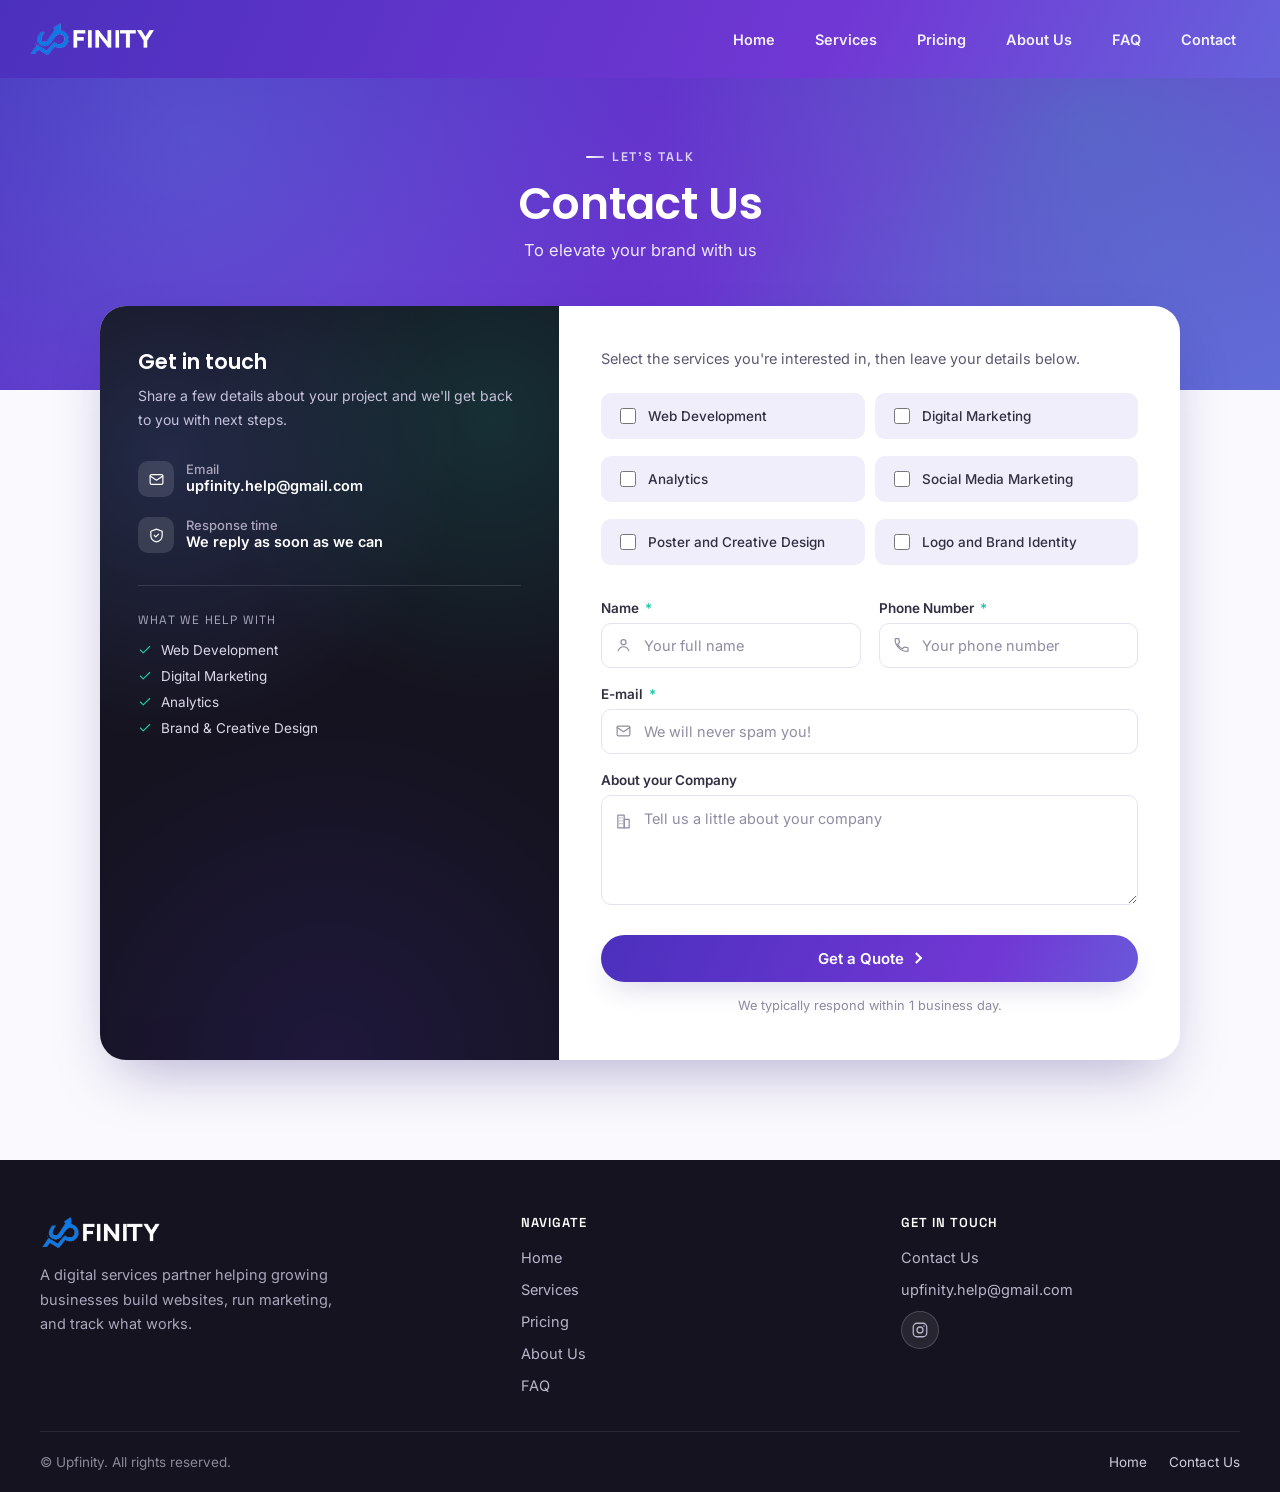
<file: contact.html>
<!DOCTYPE html>
<html lang="en">
<head>
  <meta charset="UTF-8" />
  <meta name="viewport" content="width=device-width, initial-scale=1.0"/>
  <title>Contact Us | Get a Free Quote — Upfinity Digital Marketing Agency</title>
  <meta name="description" content="Tell Upfinity about your project and get a customised quote for web development, SEO, digital marketing, social media, or brand design — plus a free Digital X-Ray audit." />
  <meta name="keywords" content="contact digital marketing agency, get a quote web development, free website audit, free digital marketing consultation, hire SEO agency India, website design quote, Upfinity contact" />
  <meta name="author" content="Upfinity" />
  <meta name="robots" content="index, follow" />
  <meta name="theme-color" content="#4b30bd" />
  <link rel="canonical" href="https://upfinityteam.netlify.app/contact.html" />

  <!-- Open Graph / Facebook -->
  <meta property="og:type" content="website" />
  <meta property="og:site_name" content="Upfinity" />
  <meta property="og:url" content="https://upfinityteam.netlify.app/contact.html" />
  <meta property="og:title" content="Contact Us | Get a Free Quote — Upfinity Digital Marketing Agency" />
  <meta property="og:description" content="Share a few details about your project and get a customised quote from Upfinity — web development, SEO, digital marketing, social media, and brand design." />
  <meta property="og:image" content="https://upfinityteam.netlify.app/images/banner-img.png" />
  <meta property="og:locale" content="en_IN" />

  <!-- Twitter -->
  <meta name="twitter:card" content="summary_large_image" />
  <meta name="twitter:title" content="Contact Us | Get a Free Quote — Upfinity Digital Marketing Agency" />
  <meta name="twitter:description" content="Share a few details about your project and get a customised quote from Upfinity — web development, SEO, digital marketing, social media, and brand design." />
  <meta name="twitter:image" content="https://upfinityteam.netlify.app/images/banner-img.png" />

  <link rel="preconnect" href="https://fonts.googleapis.com">
  <link rel="preconnect" href="https://fonts.gstatic.com" crossorigin>
  <link href="https://fonts.googleapis.com/css2?family=Poppins:wght@500;600;700&family=Inter:wght@400;500;600&family=Space+Grotesk:wght@500;600&display=swap" rel="stylesheet" />

  <link rel="stylesheet" href="css/theme.css" />
  <link rel="stylesheet" href="css/contact.css" />
  <link rel="icon" type="image/png" href="favicon.png">
</head>
<body class="js-off">

  <header>
    <div class="header-inner">
      <a href="index.html" class="brand-link"><img src="images/name.png" alt="Upfinity" class="up-name"></a>

      <nav id="site-nav">
        <ul class="nav-links">
          <li><a href="https://upfinityteam.netlify.app/">Home</a></li>
          <li><a href="index.html#services">Services</a></li>
          <li><a href="index.html#pricing">Pricing</a></li>
          <li><a href="index.html#about">About Us</a></li>
          <li><a href="index.html#faq">FAQ</a></li>
          <li><a href="contact.html">Contact</a></li>
        </ul>
      </nav>

      <button class="nav-toggle" type="button" aria-label="Toggle menu" aria-controls="site-nav" aria-expanded="false">
        <svg class="icon-menu" viewBox="0 0 24 24" fill="none" stroke="currentColor" stroke-width="1.8" stroke-linecap="round"><line x1="3" y1="6" x2="21" y2="6"/><line x1="3" y1="12" x2="21" y2="12"/><line x1="3" y1="18" x2="21" y2="18"/></svg>
        <svg class="icon-close" viewBox="0 0 24 24" fill="none" stroke="currentColor" stroke-width="1.8" stroke-linecap="round"><line x1="5" y1="5" x2="19" y2="19"/><line x1="19" y1="5" x2="5" y2="19"/></svg>
      </button>
    </div>
  </header>

  <section class="contact-hero">
    <div class="container">
      <span class="eyebrow on-dark">Let's talk</span>
      <h1>Contact Us</h1>
      <p>To elevate your brand with us</p>
    </div>
  </section>

  <div class="contact-wrap">
    <div class="contact-grid" data-reveal>

      <aside class="contact-side">
        <div class="contact-side-inner">
          <h2>Get in touch</h2>
          <p>Share a few details about your project and we'll get back to you with next steps.</p>

          <div class="contact-detail">
            <span class="ic"><svg viewBox="0 0 24 24" fill="none" stroke="currentColor" stroke-width="1.7" stroke-linecap="round" stroke-linejoin="round"><rect x="3" y="5" width="18" height="14" rx="2"/><path d="m3 7 9 6 9-6"/></svg></span>
            <span>
              <strong>Email</strong>
              <span>upfinity.help@gmail.com</span>
            </span>
          </div>

          <div class="contact-detail">
            <span class="ic"><svg viewBox="0 0 24 24" fill="none" stroke="currentColor" stroke-width="1.7" stroke-linecap="round" stroke-linejoin="round"><path d="M12 3 4 6v6c0 4.5 3 7.7 8 9 5-1.3 8-4.5 8-9V6l-8-3Z"/><path d="m9 12 2 2 4-4"/></svg></span>
            <span>
              <strong>Response time</strong>
              <span>We reply as soon as we can</span>
            </span>
          </div>

          <div class="contact-services-list">
            <p>What we help with</p>
            <ul>
              <li><svg viewBox="0 0 24 24" fill="none" stroke="currentColor" stroke-width="2" stroke-linecap="round" stroke-linejoin="round"><polyline points="20 6 9 17 4 12"/></svg>Web Development</li>
              <li><svg viewBox="0 0 24 24" fill="none" stroke="currentColor" stroke-width="2" stroke-linecap="round" stroke-linejoin="round"><polyline points="20 6 9 17 4 12"/></svg>Digital Marketing</li>
              <li><svg viewBox="0 0 24 24" fill="none" stroke="currentColor" stroke-width="2" stroke-linecap="round" stroke-linejoin="round"><polyline points="20 6 9 17 4 12"/></svg>Analytics</li>
              <li><svg viewBox="0 0 24 24" fill="none" stroke="currentColor" stroke-width="2" stroke-linecap="round" stroke-linejoin="round"><polyline points="20 6 9 17 4 12"/></svg>Brand &amp; Creative Design</li>
            </ul>
          </div>
        </div>
      </aside>

      <div class="contact-form-side">
        <p class="form-lead">Select the services you're interested in, then leave your details below.</p>

        <form id="contact-form" name="contact" method="POST" data-netlify="true" data-netlify-honeypot="bot-field">
          <div class="services-checkboxes">
            <label><input type="checkbox" name="webdev" value="Web Development"> Web Development</label>
            <label><input type="checkbox" name="digmar" value="Digital Marketing"> Digital Marketing</label>
            <label><input type="checkbox" name="analty" value="Analytics"> Analytics</label>
            <label><input type="checkbox" name="smm" value="Social Media Marketing"> Social Media Marketing</label>
            <label><input type="checkbox" name="poster" value="Poster and Creative Design"> Poster and Creative Design</label>
            <label><input type="checkbox" name="logo" value="Logo and Brand Identity"> Logo and Brand Identity</label>
          </div>
          <input type="hidden" name="form-name" value="contact" />
          <p class="visually-hidden" aria-hidden="true">
            <label>Don't fill this out if you're human: <input name="bot-field" tabindex="-1" autocomplete="off"></label>
          </p>

          <div class="field-row">
            <div class="field">
              <label for="name">Name <span class="req">*</span></label>
              <div class="input-wrap">
                <svg viewBox="0 0 24 24" fill="none" stroke="currentColor" stroke-width="1.7" stroke-linecap="round" stroke-linejoin="round"><circle cx="12" cy="8" r="3.6"/><path d="M4.5 20c1.4-3.6 4.3-5.5 7.5-5.5s6.1 1.9 7.5 5.5"/></svg>
                <input id="name" name="name" type="text" placeholder="Your full name" required>
              </div>
            </div>

            <div class="field">
              <label for="number">Phone Number <span class="req">*</span></label>
              <div class="input-wrap">
                <svg viewBox="0 0 24 24" fill="none" stroke="currentColor" stroke-width="1.7" stroke-linecap="round" stroke-linejoin="round"><path d="M6.6 10.8c1.4 2.8 3.8 5.2 6.6 6.6l2.2-2.2c.3-.3.7-.4 1.1-.3 1.2.4 2.5.6 3.8.6.6 0 1 .4 1 1V20c0 .6-.4 1-1 1C10.6 21 3 13.4 3 4c0-.6.4-1 1-1h3.5c.6 0 1 .4 1 1 0 1.3.2 2.6.6 3.8.1.4 0 .8-.3 1.1L6.6 10.8Z"/></svg>
                <input type="tel" id="number" name="number" pattern="[0-9]{10}" placeholder="Your phone number" required>
              </div>
            </div>
          </div>

          <div class="field">
            <label for="mail">E-mail <span class="req">*</span></label>
            <div class="input-wrap">
              <svg viewBox="0 0 24 24" fill="none" stroke="currentColor" stroke-width="1.7" stroke-linecap="round" stroke-linejoin="round"><rect x="3" y="5" width="18" height="14" rx="2"/><path d="m3 7 9 6 9-6"/></svg>
              <input type="email" id="mail" name="mail" placeholder="We will never spam you!" required>
            </div>
          </div>

          <div class="field">
            <label for="companyname">About your Company</label>
            <div class="input-wrap">
              <svg class="icon-top" viewBox="0 0 24 24" fill="none" stroke="currentColor" stroke-width="1.7" stroke-linecap="round" stroke-linejoin="round"><rect x="4" y="3" width="9" height="18"/><rect x="13" y="9" width="7" height="12"/><path d="M7 7h.01M10 7h.01M7 11h.01M10 11h.01M7 15h.01M10 15h.01"/></svg>
              <textarea id="companyname" name="companyname" placeholder="Tell us a little about your company"></textarea>
            </div>
          </div>

          <button class="submit-btn btn-about" type="submit">Get a Quote</button>
          <p class="form-note" id="form-note" role="status" aria-live="polite">We typically respond within 1 business day.</p>
        </form>
      </div>

    </div>
  </div>

  <footer id="contact-footer">
    <div class="container">
      <div class="footer-grid">
        <div class="footer-brand">
          <img src="images/name.png" alt="Upfinity" class="up-name">
          <p>A digital services partner helping growing businesses build websites, run marketing, and track what works.</p>
        </div>
        <div class="footer-col">
          <h4>Navigate</h4>
          <ul>
            <li><a href="https://upfinityteam.netlify.app/">Home</a></li>
            <li><a href="index.html#services">Services</a></li>
            <li><a href="index.html#pricing">Pricing</a></li>
            <li><a href="index.html#about">About Us</a></li>
            <li><a href="index.html#faq">FAQ</a></li>
          </ul>
        </div>
        <div class="footer-col">
          <h4>Get in touch</h4>
          <ul>
            <li><a href="contact.html">Contact Us</a></li>
            <li><a href="mailto:upfinity.help@gmail.com">upfinity.help@gmail.com</a></li>
            <li>
              <a class="social-btn" href="https://www.instagram.com/upfinity_team/" target="_blank" rel="noopener noreferrer" aria-label="Upfinity on Instagram">
                <svg viewBox="0 0 24 24" fill="none" stroke="currentColor" stroke-width="1.7" stroke-linecap="round" stroke-linejoin="round">
                  <rect x="3" y="3" width="18" height="18" rx="5"/>
                  <circle cx="12" cy="12" r="4"/>
                  <circle cx="17.3" cy="6.7" r="1.1" fill="currentColor" stroke="none"/>
                </svg>
              </a>
            </li>
          </ul>
        </div>
      </div>
      <div class="footer-container">
        <p class="copyright">© Upfinity. All rights reserved.</p>
        <div class="footer-links">
          <a href="https://upfinityteam.netlify.app/">Home</a>
          <a href="contact.html">Contact Us</a>
        </div>
      </div>
    </div>
  </footer>

  <button class="to-top" type="button" aria-label="Back to top">
    <svg viewBox="0 0 24 24" fill="none" stroke="currentColor" stroke-width="2" stroke-linecap="round" stroke-linejoin="round"><line x1="12" y1="19" x2="12" y2="5"/><polyline points="6 11 12 5 18 11"/></svg>
  </button>

  <script src="js/main.js"></script>
  <script src="js/contact.js"></script>
</body>
</html>
</file>
<file: css/theme.css>
/* =========================================================
   UPFINITY — SHARED THEME
   Design tokens, reset, header/nav, footer, buttons, utilities.
   Loaded on every page, before the page-specific stylesheet.
   ========================================================= */

:root{
  /* ---- Color: brand violet, kept from the original palette,
     extended into a small named scale ---- */
  --violet-900:#2c1c7a;
  --violet-700:#4b30bd;   /* primary — from original header/hero */
  --violet-600:#5c3ad2;
  --violet-500:#7137d4;   /* from original buttons */
  --violet-400:#9159ea;   /* from original button hover */
  --lilac-300:#c9b7f7;
  --blue-500:#5d87e1;     /* from original contact gradient */
  --teal-500:#22c6a6;     /* growth accent, refined from #30bd9b */
  --amber-500:#f2a93c;    /* small warm accent for highlights */

  --ink-900:#15131f;
  --ink-700:#312f42;
  --ink-500:#5b5972;
  --ink-300:#8f8da3;

  --surface-0:#ffffff;
  --surface-50:#faf9fd;
  --surface-100:#f1eefb;
  --surface-200:#e9e4f9;
  --border:#e6e2f5;

  --grad-brand: linear-gradient(115deg, var(--violet-700) 0%, var(--violet-500) 52%, var(--blue-500) 100%);
  --grad-brand-hover: linear-gradient(115deg, var(--violet-900) 0%, var(--violet-700) 52%, var(--violet-500) 100%);
  --grad-mesh: radial-gradient(circle at 15% 20%, rgba(93,135,225,.35), transparent 40%),
               radial-gradient(circle at 85% 15%, rgba(34,198,166,.28), transparent 38%),
               radial-gradient(circle at 50% 100%, rgba(75,48,189,.30), transparent 45%);

  /* ---- Type ---- */
  --font-display:'Poppins', 'Segoe UI', sans-serif;
  --font-body:'Inter', 'Segoe UI', sans-serif;
  --font-label:'Space Grotesk', 'Segoe UI', sans-serif;

  /* ---- Shape & shadow ---- */
  --radius-sm:10px;
  --radius-md:16px;
  --radius-lg:26px;
  --radius-pill:999px;
  --shadow-sm: 0 2px 10px rgba(21,19,31,.06);
  --shadow-md: 0 12px 30px -10px rgba(43,26,120,.22);
  --shadow-lg: 0 25px 60px -18px rgba(43,26,120,.35);

  --container:1400px;
  --header-h:78px;
}

/* ---------------------------------------------------------
   Reset
   --------------------------------------------------------- */
*, *::before, *::after{ box-sizing:border-box; }
html{ scroll-behavior:smooth; scroll-padding-top: calc(var(--header-h) + 14px); }
html, body{ width:100%; overflow-x:hidden; }

body{
  margin:0;
  font-family:var(--font-body);
  background:var(--surface-50);
  color:var(--ink-700);
  -webkit-font-smoothing:antialiased;
  text-rendering:optimizeLegibility;
}

img{ max-width:100%; height:auto; display:block; }
a{ color:inherit; }
ul{ margin:0; }
button{ font-family:inherit; }

h1,h2,h3,h4{
  font-family:var(--font-display);
  color:var(--ink-900);
  line-height:1.15;
  margin:0 0 .5em;
  font-weight:600;
}

p{ margin:0 0 1em; }

.container{
  width:100%;
  max-width:var(--container);
  margin:0 auto;
  padding:0 clamp(20px, 4vw, 40px);
}

/* Eyebrow / section label — used to name what a section is about */
.eyebrow{
  display:inline-flex;
  align-items:center;
  gap:8px;
  font-family:var(--font-label);
  font-size:12.5px;
  font-weight:600;
  letter-spacing:.14em;
  text-transform:uppercase;
  color:var(--violet-600);
  margin-bottom:14px;
}
.eyebrow::before{
  content:"";
  width:18px; height:2px;
  border-radius:2px;
  background:var(--grad-brand);
}
.eyebrow.on-dark{ color:#dcd3fb; }
.eyebrow.on-dark::before{ background:linear-gradient(90deg,#fff,#c9b7f7); }
.eyebrow.center{ display:inline-flex; justify-content:center; }

/* Reveal-on-scroll (progressive enhancement, no library) */
[data-reveal]{
  opacity:0;
  transform:translateY(22px);
  transition:opacity .7s cubic-bezier(.2,.7,.2,1), transform .7s cubic-bezier(.2,.7,.2,1);
}
[data-reveal].in-view{ opacity:1; transform:translateY(0); }
[data-reveal="scale"]{ transform:translateY(0) scale(.94); }
[data-reveal="scale"].in-view{ transform:translateY(0) scale(1); }
@media (prefers-reduced-motion: reduce){
  [data-reveal]{ opacity:1; transform:none; transition:none; }
  html{ scroll-behavior:auto; }
}
.js-off [data-reveal]{ opacity:1; transform:none; } /* if JS never runs, content still shows */

/* ---------------------------------------------------------
   Buttons — same targets/labels everywhere, styling only
   --------------------------------------------------------- */
.btn-about{
  --btn-fg:#fff;
  position:relative;
  display:inline-flex;
  align-items:center;
  gap:10px;
  padding:14px 26px;
  background:var(--grad-brand);
  background-size:140% 140%;
  background-position:0% 50%;
  color:var(--btn-fg);
  font-family:var(--font-body);
  font-weight:600;
  font-size:15px;
  border-radius:var(--radius-pill);
  text-decoration:none;
  box-shadow:var(--shadow-md);
  transition:transform .25s ease, box-shadow .25s ease, background-position .5s ease;
}
.btn-about::after{
  content:"";
  width:8px; height:8px;
  border-top:2px solid currentColor;
  border-right:2px solid currentColor;
  transform:rotate(45deg) translate(-1px,1px);
  transition:transform .25s ease;
}
.btn-about:hover{
  transform:translateY(-3px);
  box-shadow:var(--shadow-lg);
  background-position:100% 50%;
}
.btn-about:hover::after{ transform:rotate(45deg) translate(1px,-1px); }
.btn-about:active{ transform:translateY(-1px); }
.btn-about:focus-visible{ outline:3px solid var(--blue-500); outline-offset:3px; }

.btn-ghost{
  display:inline-flex;
  align-items:center;
  gap:8px;
  padding:13px 24px;
  border-radius:var(--radius-pill);
  border:1.5px solid var(--border);
  color:var(--ink-700);
  font-weight:600;
  font-size:15px;
  text-decoration:none;
  background:var(--surface-0);
  transition:border-color .25s ease, transform .25s ease, color .25s ease;
}
.btn-ghost:hover{ border-color:var(--violet-500); color:var(--violet-600); transform:translateY(-2px); }

/* ---------------------------------------------------------
   Header
   --------------------------------------------------------- */
header{
  position:sticky;
  top:0;
  z-index:100;
  height:var(--header-h);
  display:flex;
  align-items:center;
  padding:0 28px;
  background:linear-gradient(115deg, var(--violet-700), var(--violet-500) 65%, var(--blue-500) 130%);
  color:#fff;
}
header .header-inner{
  width:100%;
  max-width:var(--container);
  margin:0 auto;
  display:flex;
  align-items:center;
  justify-content:space-between;
  gap:20px;
}
header.is-scrolled{
  box-shadow:0 10px 30px -12px rgba(21,10,60,.45);
}
.brand-link{ display:inline-flex; align-items:center; }
.up-name{ width:158px; height:auto; }

nav{ display:flex; align-items:center; }
.nav-links{
  display:flex;
  align-items:center;
  gap:8px;
  list-style:none;
  padding:0;
  margin:0;
}
.nav-links a{
  display:inline-block;
  padding:9px 16px;
  color:#fff;
  text-decoration:none;
  font-weight:600;
  font-size:14.5px;
  border-radius:var(--radius-pill);
  opacity:.92;
  transition:background .25s ease, opacity .25s ease;
}
.nav-links a:hover{ background:rgba(255,255,255,.16); opacity:1; }
.nav-links a:focus-visible{ outline:2px solid #fff; outline-offset:2px; }

.nav-toggle{
  display:none;
  width:44px; height:44px;
  border-radius:var(--radius-sm);
  border:1px solid rgba(255,255,255,.4);
  background:rgba(255,255,255,.08);
  color:#fff;
  align-items:center;
  justify-content:center;
  cursor:pointer;
}
.nav-toggle svg{ width:22px; height:22px; }
.nav-toggle .icon-close{ display:none; }
.nav-open .nav-toggle .icon-menu{ display:none; }
.nav-open .nav-toggle .icon-close{ display:block; }

@media (max-width: 860px){
  .nav-toggle{ display:inline-flex; }
  nav{
    position:fixed;
    inset:var(--header-h) 0 0 0;
    background:linear-gradient(180deg, var(--violet-700), var(--violet-900));
    transform:translateY(-14px);
    opacity:0;
    visibility:hidden;
    pointer-events:none;
    transition:opacity .28s ease, transform .28s ease, visibility .28s;
    padding-top:12px;
  }
  .nav-open nav{
    transform:translateY(0);
    opacity:1;
    visibility:visible;
    pointer-events:auto;
  }
  nav{ align-items:flex-start; overflow-y:auto; }
  .nav-links{
    flex-direction:column;
    align-items:stretch;
    gap:2px;
    padding:14px 20px;
  }
  .nav-links a{
    padding:16px 18px;
    font-size:17px;
    border-bottom:1px solid rgba(255,255,255,.12);
    border-radius:10px;
  }
}

/* ---------------------------------------------------------
   Footer
   --------------------------------------------------------- */
footer{
  background:var(--ink-900);
  color:#cfccdd;
  padding:56px 0 22px;
}
.footer-grid{
  display:grid;
  grid-template-columns:1.3fr 1fr 1fr;
  gap:40px;
  padding-bottom:36px;
  border-bottom:1px solid rgba(255,255,255,.08);
}
.footer-brand .up-name{ width:150px; margin-bottom:14px; }
.footer-brand p{ color:#a9a6bc; font-size:14.5px; line-height:1.7; max-width:320px; }
.footer-col h4{
  font-family:var(--font-label);
  color:#fff;
  font-size:13px;
  letter-spacing:.08em;
  text-transform:uppercase;
  margin-bottom:16px;
}
.footer-col ul{ list-style:none; padding:0; display:flex; flex-direction:column; gap:12px; }
.footer-col a{
  color:#b9b6cc;
  text-decoration:none;
  font-size:14.5px;
  transition:color .2s ease;
}
.footer-col a:hover{ color:#fff; }
.footer-container{
  display:flex;
  justify-content:space-between;
  align-items:center;
  flex-wrap:wrap;
  gap:10px;
  padding-top:22px;
}
.copyright{ margin:0; font-size:13.5px; color:#8b8899; text-align:left; }
.footer-links{ margin:0; display:flex; gap:22px; }
.footer-links a{
  color:#cfccdd;
  text-decoration:none;
  font-size:13.5px;
  transition:color .2s ease;
}
.footer-links a:hover{ color:#fff; text-decoration:underline; text-underline-offset:4px; }

.footer-col li:has(.social-btn){ display:block; }
.social-btn{
  box-sizing:border-box;
  flex:none;
  align-self:flex-start;
  width:38px;
  height:38px;
  min-width:38px;
  max-width:38px;
  padding:0;
  margin:0;
  line-height:0;
  display:inline-flex;
  align-items:center;
  justify-content:center;
  border-radius:50%;
  background:rgba(255,255,255,.08);
  border:1px solid rgba(255,255,255,.18);
  color:#cfccdd;
  transition:transform .25s ease, background .3s ease, color .25s ease, box-shadow .25s ease;
}
.social-btn svg{
  width:18px;
  height:18px;
  flex:none;
}
.social-btn:hover{
  background:linear-gradient(135deg,#f58529,#dd2a7b 45%,#8134af,#515bd4);
  color:#fff;
  border-color:transparent;
  transform:translateY(-3px) scale(1.06);
  box-shadow:0 12px 24px -10px rgba(221,42,123,.55);
}
.social-btn:active{
  transform:translateY(-1px) scale(.94);
  box-shadow:0 6px 14px -8px rgba(221,42,123,.5);
}
.social-btn:focus-visible{
  outline:2px solid #fff;
  outline-offset:3px;
}

@media (max-width:860px){
  .footer-grid{ grid-template-columns:1fr 1fr; }
  .footer-brand{ grid-column:1 / -1; }
}
@media (max-width:600px){
  .footer-grid{ grid-template-columns:1fr; text-align:left; }
  .footer-container{ flex-direction:column; text-align:center; }
  .copyright{ text-align:center; }
}

/* ---------------------------------------------------------
   Back-to-top
   --------------------------------------------------------- */
.to-top{
  position:fixed;
  right:22px;
  bottom:22px;
  width:48px; height:48px;
  border-radius:50%;
  border:none;
  background:var(--grad-brand);
  color:#fff;
  box-shadow:var(--shadow-lg);
  display:flex;
  align-items:center;
  justify-content:center;
  cursor:pointer;
  opacity:0;
  transform:translateY(10px) scale(.9);
  pointer-events:none;
  transition:opacity .25s ease, transform .25s ease;
  z-index:90;
}
.to-top.is-visible{ opacity:1; transform:translateY(0) scale(1); pointer-events:auto; }
.to-top svg{ width:20px; height:20px; }
.to-top:hover{ transform:translateY(-3px) scale(1.04); }

/* ---------------------------------------------------------
   Small shared bits
   --------------------------------------------------------- */
.dot-grid{
  background-image:radial-gradient(rgba(75,48,189,.16) 1.4px, transparent 1.4px);
  background-size:22px 22px;
}
.visually-hidden{
  position:absolute; width:1px; height:1px; overflow:hidden;
  clip:rect(0 0 0 0); white-space:nowrap; border:0; padding:0; margin:-1px;
}
</file>
<file: css/style.css>
/* =========================================================
   UPFINITY — HOME PAGE
   Loaded after theme.css
   ========================================================= */

/* ---------------------------------------------------------
   Hero
   --------------------------------------------------------- */
.hero{
  position:relative;
  overflow:hidden;
  background:linear-gradient(150deg, var(--violet-700) 0%, var(--violet-500) 58%, var(--blue-500) 130%);
  color:#fff;
  padding:76px 0 96px;
}
.hero::before{
  content:"";
  position:absolute; inset:0;
  background:var(--grad-mesh);
  pointer-events:none;
}
.hero::after{
  content:"";
  position:absolute;
  left:0; right:0; bottom:-1px;
  height:70px;
  background:var(--surface-50);
  border-radius:60% 40% 0 0 / 100% 100% 0 0;
}
.hero .container{
  position:relative;
  z-index:1;
  display:grid;
  grid-template-columns:1fr 1fr;
  align-items:center;
  gap:40px;
}
.hero-text{ max-width:560px; }
.hero-text h2{
  color:#fff;
  font-size:clamp(30px, 4.3vw, 50px);
  font-weight:680;
  letter-spacing:-.01em;
  margin-bottom:18px;
}
.hero-text p{
  font-size:18px;
  line-height:1.65;
  color:rgba(255,255,255,.88);
  max-width:480px;
}
.hero-cta-row{
  display:flex;
  align-items:center;
  flex-wrap:wrap;
  gap:16px;
  margin-top:30px;
}
.hero .btn-about{ background:#fff; color:var(--violet-700); box-shadow:0 14px 34px -10px rgba(10,5,40,.45); }
.hero .btn-about::after{ border-color:var(--violet-700); }
.hero .btn-about:hover{ background:#fff; color:var(--violet-900); }

.hero-note{
  display:flex;
  align-items:center;
  gap:10px;
  font-family:var(--font-label);
  font-size:13.5px;
  color:rgba(255,255,255,.85);
}
.hero-note svg{ width:18px; height:18px; flex:none; }

.capability-strip{
  position:relative;
  z-index:1;
  display:flex;
  flex-wrap:wrap;
  gap:10px;
  margin-top:34px;
}
.capability-strip span{
  font-family:var(--font-label);
  font-size:12.5px;
  font-weight:500;
  letter-spacing:.02em;
  color:#fff;
  background:rgba(255,255,255,.14);
  border:1px solid rgba(255,255,255,.24);
  padding:7px 14px;
  border-radius:var(--radius-pill);
  backdrop-filter:blur(6px);
}

.hero-art{ position:relative; }
.hero-art-frame{
  position:relative;
  max-width:440px;
  margin:0 auto;
}
.hero-art-frame img{
  position:relative;
  z-index:1;
  filter:drop-shadow(0 30px 50px rgba(10,5,45,.35));
}
.hero-glow{
  position:absolute;
  inset:-10%;
  background:radial-gradient(circle, rgba(255,255,255,.22), transparent 65%);
  filter:blur(6px);
  z-index:0;
}
.float-chip{
  position:absolute;
  display:flex;
  align-items:center;
  gap:10px;
  background:#fff;
  color:var(--ink-900);
  padding:11px 16px;
  border-radius:var(--radius-md);
  box-shadow:var(--shadow-lg);
  font-family:var(--font-label);
  font-size:13px;
  font-weight:600;
  z-index:2;
  animation:float-y 5s ease-in-out infinite;
}
.float-chip .chip-ic{
  width:30px; height:30px;
  border-radius:9px;
  display:flex; align-items:center; justify-content:center;
  flex:none;
}
.float-chip svg{ width:16px; height:16px; }
.chip-a{ top:6%; left:-8%; }
.chip-a .chip-ic{ background:#e8f9f4; color:var(--teal-500); }
.chip-b{ bottom:-7%; right:-2%; animation-delay:1.2s; }
.chip-b .chip-ic{ background:#efe9fd; color:var(--violet-600); }
@keyframes float-y{
  0%,100%{ transform:translateY(0); }
  50%{ transform:translateY(-12px); }
}
@media (prefers-reduced-motion: reduce){ .float-chip{ animation:none; } }

@media (max-width: 980px){
  .hero .container{ grid-template-columns:1fr; text-align:center; }
  .hero-text{ max-width:100%; margin:0 auto; }
  .hero-text p{ margin-left:auto; margin-right:auto; }
  .hero-cta-row{ justify-content:center; }
  .capability-strip{ justify-content:center; }
  .hero-art{ margin-top:44px; }
  .chip-a{ left:2%; }
  .chip-b{ right:0; }
}
@media (max-width:560px){
  .hero{ padding:56px 0 84px; }
  .float-chip{ font-size:11.5px; padding:9px 12px; }
  .float-chip .chip-ic{ width:26px; height:26px; }
}

/* ---------------------------------------------------------
   Generic section rhythm
   --------------------------------------------------------- */
.section{ padding:96px 0; }
.section-head{ max-width:640px; margin:0 auto 52px; text-align:center; }
.section-head h2{ font-size:clamp(28px,3.4vw,38px); }
.section-head p{ color:var(--ink-500); font-size:16.5px; line-height:1.7; }

/* ---------------------------------------------------------
   Services
   --------------------------------------------------------- */
#services{ position:relative; }
.features{
  display:grid;
  grid-template-columns:repeat(3, 1fr);
  gap:26px;
}
.card{
  position:relative;
  background:var(--surface-0);
  padding:32px 28px;
  border-radius:var(--radius-lg);
  border:1px solid var(--border);
  box-shadow:var(--shadow-sm);
  text-align:left;
  transition:transform .35s cubic-bezier(.2,.7,.2,1), box-shadow .35s ease, border-color .35s ease;
}
.card:hover{
  transform:translateY(-8px);
  box-shadow:var(--shadow-md);
  border-color:transparent;
}
.card-icon{
  width:54px; height:54px;
  border-radius:16px;
  display:flex; align-items:center; justify-content:center;
  margin-bottom:20px;
  color:#fff;
}
.card-icon svg{ width:26px; height:26px; }
.card:nth-child(6n+1) .card-icon{ background:linear-gradient(135deg,var(--violet-700),var(--violet-500)); }
.card:nth-child(6n+2) .card-icon{ background:linear-gradient(135deg,var(--blue-500),#7fa3ec); }
.card:nth-child(6n+3) .card-icon{ background:linear-gradient(135deg,var(--teal-500),#59d9bc); }
.card:nth-child(6n+4) .card-icon{ background:linear-gradient(135deg,var(--violet-500),var(--blue-500)); }
.card:nth-child(6n+5) .card-icon{ background:linear-gradient(135deg,var(--amber-500),#f6c877); }
.card:nth-child(6n+6) .card-icon{ background:linear-gradient(135deg,var(--violet-900),var(--violet-600)); }

.card h3{
  font-size:19px;
  margin-bottom:10px;
  display:flex;
  align-items:center;
  gap:8px;
}
.card h3 i, .card h3 svg{ display:none; } /* legacy icon markup, superseded by .card-icon */
.card p{ color:var(--ink-500); font-size:14.5px; line-height:1.7; margin:0; }

@media (max-width:980px){
  .features{ grid-template-columns:1fr 1fr; }
}
@media (max-width:640px){
  .features{ grid-template-columns:1fr; }
  .card{ padding:28px 24px; }
}

/* ---------------------------------------------------------
   Growth / quote panel  (was the plain flex "grow" section)
   --------------------------------------------------------- */
.growth-panel{ padding:20px 0 96px; }
.growth-card{
  position:relative;
  overflow:hidden;
  background:var(--ink-900);
  border-radius:var(--radius-lg);
  display:grid;
  grid-template-columns:.9fr 1.1fr;
  align-items:center;
  gap:0;
  box-shadow:var(--shadow-lg);
}
.growth-card::before{
  content:"";
  position:absolute; inset:0;
  background:var(--grad-mesh);
  opacity:.7;
}
.growth-media{
  position:relative;
  z-index:1;
  padding:40px;
  display:flex;
  align-items:center;
  justify-content:center;
}
.growth-media img{ max-width:100%; filter:drop-shadow(0 20px 40px rgba(0,0,0,.45)); }
.growth-copy{
  position:relative;
  z-index:1;
  padding:52px 56px 52px 12px;
  color:#fff;
}
.growth-copy .quote-mark{
  font-family:var(--font-display);
  font-size:64px;
  line-height:1;
  color:var(--teal-500);
  display:block;
  margin-bottom:6px;
}
.growth-copy h3{
  color:#fff;
  font-size:clamp(22px,2.6vw,28px);
  font-weight:600;
  line-height:1.4;
  margin-bottom:20px;
}
.growth-copy p{
  font-size:14.5px;
  line-height:1.9;
  color:#c6c2db;
  margin:0;
}

@media (max-width:900px){
  .growth-card{ grid-template-columns:1fr; }
  .growth-media{ padding:36px 36px 0; }
  .growth-copy{ padding:32px 36px 44px; text-align:left; }
}

/* ---------------------------------------------------------
   Process
   --------------------------------------------------------- */
#process{ background:var(--surface-100); }
.process-grid{
  display:grid;
  grid-template-columns:repeat(4, 1fr);
  gap:22px;
  counter-reset:step;
}
.process-step{
  position:relative;
  background:var(--surface-0);
  border:1px solid var(--border);
  border-radius:var(--radius-md);
  padding:28px 22px 26px;
}
.process-step .step-num{
  font-family:var(--font-label);
  font-size:13px;
  font-weight:600;
  color:var(--violet-400);
  letter-spacing:.06em;
}
.process-step .step-icon{
  width:44px; height:44px;
  border-radius:12px;
  background:var(--surface-100);
  color:var(--violet-600);
  display:flex; align-items:center; justify-content:center;
  margin:14px 0 16px;
}
.process-step .step-icon svg{ width:22px; height:22px; }
.process-step h3{ font-size:16.5px; margin-bottom:8px; }
.process-step p{ font-size:13.8px; color:var(--ink-500); line-height:1.65; margin:0; }
@media (min-width:981px){
  .process-step:not(:last-child)::after{
    content:"";
    position:absolute;
    top:36px; right:-22px;
    width:22px; height:1.5px;
    background:repeating-linear-gradient(90deg, var(--violet-400) 0 6px, transparent 6px 10px);
  }
}
@media (max-width:980px){ .process-grid{ grid-template-columns:1fr 1fr; } }
@media (max-width:600px){ .process-grid{ grid-template-columns:1fr; } }

/* ---------------------------------------------------------
   About
   --------------------------------------------------------- */
#about{ background:var(--surface-50); }
.about-container{
  display:grid;
  grid-template-columns:1fr 1fr;
  align-items:center;
  gap:64px;
  max-width:var(--container);
  margin:0 auto;
}
.about-text{ text-align:left; }
.about-text h2{ font-size:clamp(28px,3.2vw,36px); }
.about-text > p{ font-size:16px; line-height:1.75; color:var(--ink-500); max-width:480px; }

.about-list{
  list-style:none;
  padding:0;
  margin:24px 0 28px;
  display:flex;
  flex-direction:column;
  gap:12px;
}
.about-list li{
  display:flex;
  align-items:center;
  gap:12px;
  font-size:15px;
  font-weight:500;
  color:var(--ink-700);
}
.about-list .li-check{
  width:24px; height:24px;
  border-radius:50%;
  background:#e8f9f4;
  color:var(--teal-500);
  display:flex; align-items:center; justify-content:center;
  flex:none;
}
.about-list .li-check svg{ width:13px; height:13px; }

.about-actions{ display:flex; align-items:center; gap:20px; flex-wrap:wrap; margin-bottom:14px; }
.about-email{
  display:inline-flex;
  align-items:center;
  gap:8px;
  font-size:14px;
  color:var(--ink-500);
}
.about-email svg{ width:17px; height:17px; color:var(--violet-500); }
.about-email strong{ color:var(--ink-900); font-weight:600; }

.about-image{ position:relative; }
.about-image-frame{
  position:relative;
  border-radius:var(--radius-lg);
  overflow:hidden;
  box-shadow:var(--shadow-lg);
}
.about-image-frame img{ width:100%; }
.about-badge{
  position:absolute;
  left:-24px;
  bottom:-22px;
  background:#fff;
  border-radius:var(--radius-md);
  box-shadow:var(--shadow-lg);
  padding:16px 20px;
  display:flex;
  align-items:center;
  gap:12px;
}
.about-badge .badge-ic{
  width:38px; height:38px;
  border-radius:11px;
  background:linear-gradient(135deg,var(--violet-700),var(--blue-500));
  color:#fff;
  display:flex; align-items:center; justify-content:center;
}
.about-badge .badge-ic svg{ width:19px; height:19px; }
.about-badge strong{ display:block; font-size:14px; color:var(--ink-900); font-family:var(--font-label); }
.about-badge span{ display:block; font-size:12px; color:var(--ink-500); }

@media (max-width:980px){
  .about-container{ grid-template-columns:1fr; gap:48px; text-align:center; }
  .about-text{ text-align:center; }
  .about-text > p{ margin-left:auto; margin-right:auto; }
  .about-list{ align-items:center; }
  .about-actions{ justify-content:center; }
  .about-image{ max-width:440px; margin:0 auto; }
  .about-badge{ left:50%; transform:translateX(-50%); bottom:-20px; }
}
@media (max-width:560px){
  .section{ padding:72px 0; }
  .about-badge{ position:static; transform:none; margin:20px auto 0; width:max-content; }
}

/* ---------------------------------------------------------
   Why Choose Us
   --------------------------------------------------------- */
#why-us{ background:var(--surface-100); }
.why-grid{
  display:grid;
  grid-template-columns:repeat(3, 1fr);
  gap:24px;
}
.why-card{
  background:var(--surface-0);
  border:1px solid var(--border);
  border-radius:var(--radius-lg);
  padding:30px 26px;
  box-shadow:var(--shadow-sm);
  transition:transform .3s ease, box-shadow .3s ease;
}
.why-card:hover{ transform:translateY(-6px); box-shadow:var(--shadow-md); }
.why-icon{
  width:50px; height:50px;
  border-radius:14px;
  background:linear-gradient(135deg,var(--violet-700),var(--blue-500));
  color:#fff;
  display:flex; align-items:center; justify-content:center;
  margin-bottom:18px;
}
.why-icon svg{ width:24px; height:24px; }
.why-card h3{ font-size:18.5px; margin-bottom:8px; }
.why-card p{ color:var(--ink-500); font-size:14.5px; line-height:1.7; margin:0; }

.why-card-featured{
  grid-column:1 / -1;
  display:grid;
  grid-template-columns:1fr 1.05fr;
  align-items:center;
  gap:36px;
  background:linear-gradient(120deg, var(--violet-900) 0%, var(--violet-700) 55%, var(--blue-500) 130%);
  border:none;
  color:#fff;
  overflow:hidden;
  position:relative;
}
.why-card-featured::before{
  content:"";
  position:absolute; inset:0;
  background:var(--grad-mesh);
  opacity:.8;
  pointer-events:none;
}
.why-card-featured:hover{ transform:none; }
.xray-copy{ position:relative; z-index:1; }
.xray-badge{
  display:inline-block;
  font-family:var(--font-label);
  font-size:11.5px;
  font-weight:600;
  letter-spacing:.08em;
  text-transform:uppercase;
  color:#fff;
  background:rgba(255,255,255,.16);
  border:1px solid rgba(255,255,255,.3);
  padding:6px 14px;
  border-radius:var(--radius-pill);
  margin-bottom:16px;
}
.why-card-featured h3{ color:#fff; font-size:23px; margin-bottom:12px; }
.why-card-featured p{ color:rgba(255,255,255,.85); font-size:15px; line-height:1.7; margin-bottom:22px; }
.why-card-featured .btn-about{ background:#fff; color:var(--violet-700); box-shadow:none; }
.why-card-featured .btn-about::after{ border-color:var(--violet-700); }
.why-card-featured .btn-about:hover{ background:#fff; color:var(--violet-900); }

.xray-report{
  position:relative;
  z-index:1;
  background:rgba(255,255,255,.08);
  border:1px solid rgba(255,255,255,.22);
  border-radius:var(--radius-md);
  padding:22px 24px;
  backdrop-filter:blur(6px);
}
.xray-report-head{
  display:flex;
  align-items:center;
  gap:10px;
  font-family:var(--font-label);
  font-size:13px;
  font-weight:600;
  letter-spacing:.1em;
  color:#fff;
  margin-bottom:16px;
}
.xray-report-dot{
  width:9px; height:9px;
  border-radius:50%;
  background:var(--teal-500);
  flex:none;
}
.xray-report-cols{
  display:grid;
  grid-template-columns:1fr 1fr;
  gap:18px;
}
.xray-col h4{
  color:#fff;
  font-size:13px;
  font-weight:600;
  margin-bottom:12px;
  line-height:1.4;
}
.xray-col ul{ list-style:none; padding:0; display:flex; flex-direction:column; gap:9px; }
.xray-col li{
  font-size:13px;
  line-height:1.4;
  color:rgba(255,255,255,.9);
  padding-left:20px;
  position:relative;
}
.xray-col-good li::before{
  content:"";
  position:absolute; left:0; top:5px;
  width:11px; height:11px;
  border-radius:50%;
  background:var(--teal-500);
}
.xray-col-opp li::before{
  content:"";
  position:absolute; left:0; top:5px;
  width:11px; height:11px;
  border-radius:50%;
  background:var(--amber-500);
}

@media (max-width:980px){
  .why-grid{ grid-template-columns:1fr 1fr; }
  .why-card-featured{ grid-column:1 / -1; grid-template-columns:1fr; }
}
@media (max-width:640px){
  .why-grid{ grid-template-columns:1fr; }
  .xray-report-cols{ grid-template-columns:1fr; }
}

/* ---------------------------------------------------------
   Pricing
   --------------------------------------------------------- */
.pricing-grid{
  display:grid;
  grid-template-columns:repeat(3, 1fr);
  gap:26px;
  align-items:stretch;
}
.price-card{
  position:relative;
  display:flex;
  flex-direction:column;
  background:var(--surface-0);
  border:1px solid var(--border);
  border-radius:var(--radius-lg);
  padding:34px 30px;
  box-shadow:var(--shadow-sm);
  transition:transform .3s ease, box-shadow .3s ease;
}
.price-card:hover{ transform:translateY(-6px); box-shadow:var(--shadow-md); }
.price-card h3{ font-size:20px; margin-bottom:4px; }
.price-tagline{ color:var(--ink-500); font-size:13.8px; margin-bottom:20px; }
.price-amount{
  font-family:var(--font-display);
  font-weight:700;
  font-size:38px;
  color:var(--ink-900);
  margin-bottom:22px;
}
.price-currency{ font-size:22px; font-weight:600; vertical-align:2px; margin-right:2px; }
.price-period{ font-size:14.5px; font-weight:500; color:var(--ink-500); }
.price-amount-custom{ font-size:30px; }
.price-features{
  list-style:none;
  padding:0;
  margin:0 0 28px;
  display:flex;
  flex-direction:column;
  gap:12px;
  flex:1;
}
.price-features li{
  font-size:14.3px;
  line-height:1.5;
  color:var(--ink-700);
  padding-left:24px;
  position:relative;
}
.price-features li::before{
  content:"";
  position:absolute; left:0; top:6px;
  width:14px; height:14px;
  border-radius:50%;
  background:#e8f9f4;
  box-shadow:inset 0 0 0 2px var(--teal-500);
}
.price-cta{ width:100%; justify-content:center; }

.price-card-popular{
  border-color:transparent;
  box-shadow:var(--shadow-lg);
  transform:scale(1.03);
  z-index:1;
}
.price-card-popular:hover{ transform:scale(1.03) translateY(-6px); }
.price-badge{
  position:absolute;
  top:-13px;
  left:50%;
  transform:translateX(-50%);
  background:var(--grad-brand);
  color:#fff;
  font-family:var(--font-label);
  font-size:11.5px;
  font-weight:600;
  letter-spacing:.06em;
  text-transform:uppercase;
  padding:7px 18px;
  border-radius:var(--radius-pill);
  box-shadow:var(--shadow-md);
}
.price-note{
  text-align:center;
  max-width:720px;
  margin:36px auto 0;
  color:var(--ink-500);
  font-size:13.5px;
  line-height:1.7;
}

@media (max-width:980px){
  .pricing-grid{ grid-template-columns:1fr; max-width:440px; margin:0 auto; }
  .price-card-popular{ transform:none; order:-1; }
  .price-card-popular:hover{ transform:translateY(-6px); }
}

/* ---------------------------------------------------------
   Testimonials
   --------------------------------------------------------- */
#testimonials{ background:var(--surface-100); }
.testimonial-grid{
  display:grid;
  grid-template-columns:repeat(3, 1fr);
  gap:26px;
}
.testimonial-card{
  background:var(--surface-0);
  border:1px solid var(--border);
  border-radius:var(--radius-lg);
  padding:30px 28px;
  box-shadow:var(--shadow-sm);
  display:flex;
  flex-direction:column;
  transition:transform .3s ease, box-shadow .3s ease;
}
.testimonial-card:hover{ transform:translateY(-6px); box-shadow:var(--shadow-md); }
.testimonial-stars{ display:flex; gap:3px; color:var(--amber-500); margin-bottom:16px; }
.testimonial-stars svg{ width:16px; height:16px; }
.testimonial-quote{
  font-size:15px;
  line-height:1.75;
  color:var(--ink-700);
  flex:1;
  margin-bottom:24px;
}
.testimonial-person{ display:flex; align-items:center; gap:12px; }
.testimonial-avatar{
  width:44px; height:44px;
  border-radius:50%;
  background:linear-gradient(135deg,var(--violet-700),var(--blue-500));
  color:#fff;
  font-family:var(--font-label);
  font-weight:600;
  font-size:14px;
  display:flex; align-items:center; justify-content:center;
  flex:none;
}
.testimonial-person strong{ display:block; font-size:14.5px; color:var(--ink-900); }
.testimonial-person > span > span{ display:block; font-size:12.8px; color:var(--ink-500); }

@media (max-width:980px){ .testimonial-grid{ grid-template-columns:1fr; max-width:520px; margin:0 auto; } }

/* ---------------------------------------------------------
   FAQ
   --------------------------------------------------------- */
.faq-list{
  max-width:780px;
  margin:0 auto;
  display:flex;
  flex-direction:column;
  gap:14px;
}
.faq-item{
  background:var(--surface-0);
  border:1px solid var(--border);
  border-radius:var(--radius-md);
  padding:6px 26px;
  box-shadow:var(--shadow-sm);
  transition:border-color .25s ease;
}
.faq-item[open]{ border-color:var(--violet-400); }
.faq-item summary{
  list-style:none;
  display:flex;
  align-items:center;
  justify-content:space-between;
  gap:16px;
  padding:20px 0;
  cursor:pointer;
  font-family:var(--font-display);
  font-weight:600;
  font-size:15.5px;
  color:var(--ink-900);
}
.faq-item summary::-webkit-details-marker{ display:none; }
.faq-toggle{
  position:relative;
  width:22px; height:22px;
  border-radius:50%;
  background:var(--surface-100);
  flex:none;
  transition:background .25s ease, transform .3s ease;
}
.faq-toggle::before, .faq-toggle::after{
  content:"";
  position:absolute;
  top:50%; left:50%;
  background:var(--violet-600);
  transform:translate(-50%,-50%);
  transition:opacity .2s ease;
}
.faq-toggle::before{ width:10px; height:2px; }
.faq-toggle::after{ width:2px; height:10px; }
.faq-item[open] .faq-toggle{ background:var(--grad-brand); transform:rotate(180deg); }
.faq-item[open] .faq-toggle::before{ background:#fff; }
.faq-item[open] .faq-toggle::after{ opacity:0; }
.faq-answer{ padding:0 0 22px; }
.faq-answer p{ color:var(--ink-500); font-size:14.5px; line-height:1.75; margin:0; max-width:640px; }

@media (max-width:560px){
  .faq-item{ padding:4px 18px; }
  .faq-item summary{ font-size:14.5px; }
}
</file>
<file: css/contact.css>
/* =========================================================
   UPFINITY — CONTACT PAGE
   Loaded after theme.css
   ========================================================= */

.contact-hero{
  position:relative;
  overflow:hidden;
  background:linear-gradient(150deg, var(--violet-700) 0%, var(--violet-500) 58%, var(--blue-500) 130%);
  color:#fff;
  padding:64px 0 130px;
  text-align:center;
}
.contact-hero::before{
  content:"";
  position:absolute; inset:0;
  background:var(--grad-mesh);
}
.contact-hero .container{ position:relative; z-index:1; }
.contact-hero h1{
  color:#fff;
  font-size:clamp(30px,4vw,44px);
  margin-bottom:10px;
}
.contact-hero p{
  color:rgba(255,255,255,.88);
  font-size:16.5px;
  max-width:480px;
  margin:0 auto;
}
.contact-hero .eyebrow{ justify-content:center; }

.contact-wrap{
  max-width:1160px;
  margin:-84px auto 0;
  padding:0 clamp(20px, 4vw, 40px) 100px;
  position:relative;
  z-index:2;
}

.contact-grid{
  display:grid;
  grid-template-columns:.85fr 1.15fr;
  background:var(--surface-0);
  border-radius:var(--radius-lg);
  box-shadow:var(--shadow-lg);
  overflow:hidden;
}

.contact-side{
  background:var(--ink-900);
  color:#fff;
  padding:44px 38px;
  position:relative;
  overflow:hidden;
}
.contact-side::before{
  content:"";
  position:absolute; inset:0;
  background:var(--grad-mesh);
  opacity:.6;
}
.contact-side-inner{ position:relative; z-index:1; }
.contact-side h2{
  color:#fff;
  font-size:21px;
  margin-bottom:10px;
}
.contact-side > .contact-side-inner > p{
  color:#c6c2db;
  font-size:14px;
  line-height:1.7;
  margin-bottom:30px;
}
.contact-detail{
  display:flex;
  align-items:flex-start;
  gap:12px;
  margin-bottom:20px;
}
.contact-detail .ic{
  width:36px; height:36px;
  border-radius:10px;
  background:rgba(255,255,255,.12);
  display:flex; align-items:center; justify-content:center;
  flex:none;
}
.contact-detail .ic svg{ width:17px; height:17px; }
.contact-detail strong{ display:block; font-size:13px; color:#a9a6bc; font-weight:500; }
.contact-detail span{ display:block; font-size:14.5px; font-weight:600; }

.contact-services-list{
  margin-top:32px;
  padding-top:26px;
  border-top:1px solid rgba(255,255,255,.12);
}
.contact-services-list p{
  font-family:var(--font-label);
  font-size:12px;
  letter-spacing:.1em;
  text-transform:uppercase;
  color:#a9a6bc;
  margin-bottom:14px;
}
.contact-services-list ul{ list-style:none; padding:0; display:flex; flex-direction:column; gap:10px; }
.contact-services-list li{ display:flex; align-items:center; gap:9px; font-size:13.5px; color:#dcd9ea; }
.contact-services-list li svg{ width:14px; height:14px; color:var(--teal-500); flex:none; }

.contact-form-side{ padding:44px 42px; }
.contact-form-side > p.form-lead{ color:var(--ink-500); font-size:14.5px; margin-bottom:26px; }

.services-checkboxes{
  display:grid;
  grid-template-columns:repeat(auto-fit, minmax(190px, 1fr));
  gap:10px;
  margin-bottom:28px;
}
.services-checkboxes label{
  display:flex;
  align-items:center;
  gap:9px;
  min-height:46px;
  padding:11px 14px;
  background:var(--surface-100);
  border:1px solid transparent;
  border-radius:var(--radius-sm);
  cursor:pointer;
  font-size:13.5px;
  font-weight:500;
  color:var(--ink-700);
  transition:all .2s ease;
  user-select:none;
}
.services-checkboxes input[type="checkbox"]{
  accent-color:var(--violet-600);
  width:16px; height:16px;
  cursor:pointer;
  flex:none;
}
.services-checkboxes label:hover{ border-color:var(--violet-400); background:#efe9fd; }
.services-checkboxes label:has(input:checked){
  background:var(--grad-brand);
  color:#fff;
  border-color:transparent;
}

form .field{ margin-bottom:18px; }
form .field-row{
  display:grid;
  grid-template-columns:1fr 1fr;
  gap:18px;
}
form label{
  display:flex;
  align-items:center;
  gap:6px;
  margin:0 0 7px;
  font-weight:600;
  font-size:13.5px;
  color:var(--ink-700);
}
form label .req{ color:var(--teal-500); }

.input-wrap{ position:relative; }
.input-wrap svg{
  position:absolute;
  left:14px; top:50%;
  transform:translateY(-50%);
  width:17px; height:17px;
  color:var(--ink-300);
  pointer-events:none;
}
.input-wrap svg.icon-top{ top:18px; transform:none; }

form input,
form textarea{
  width:100%;
  padding:13px 14px 13px 42px;
  border:1.5px solid var(--border);
  border-radius:var(--radius-sm);
  font-size:14.5px;
  font-family:inherit;
  color:var(--ink-900);
  background:var(--surface-0);
  transition:border-color .2s ease, box-shadow .2s ease;
}
form input::placeholder,
form textarea::placeholder{ color:var(--ink-300); }
form input:focus,
form textarea:focus{
  outline:none;
  border-color:var(--violet-500);
  box-shadow:0 0 0 4px rgba(113,55,212,.12);
}
form textarea{ resize:vertical; min-height:110px; padding-top:14px; }

.submit-btn{
  margin-top:8px;
  width:100%;
  justify-content:center;
  border:none;
  cursor:pointer;
}

.form-note{
  margin:14px 0 0;
  font-size:12.8px;
  line-height:1.6;
  color:var(--ink-300);
  text-align:center;
  transition:color .2s ease;
}
.form-note-success{ color:var(--teal-500); font-weight:600; }
.form-note-error{ color:#e2545c; font-weight:600; }

@media (max-width:860px){
  .contact-grid{ grid-template-columns:1fr; }
  .contact-side{ padding:38px 32px; }
  .contact-form-side{ padding:38px 32px; }
}
@media (max-width:600px){
  .contact-hero{ padding:52px 0 150px; }
  .contact-wrap{ margin-top:-118px; padding:0 16px 70px; }
  form .field-row{ grid-template-columns:1fr; gap:0; }
  .contact-side, .contact-form-side{ padding:30px 22px; }
}
</file>
